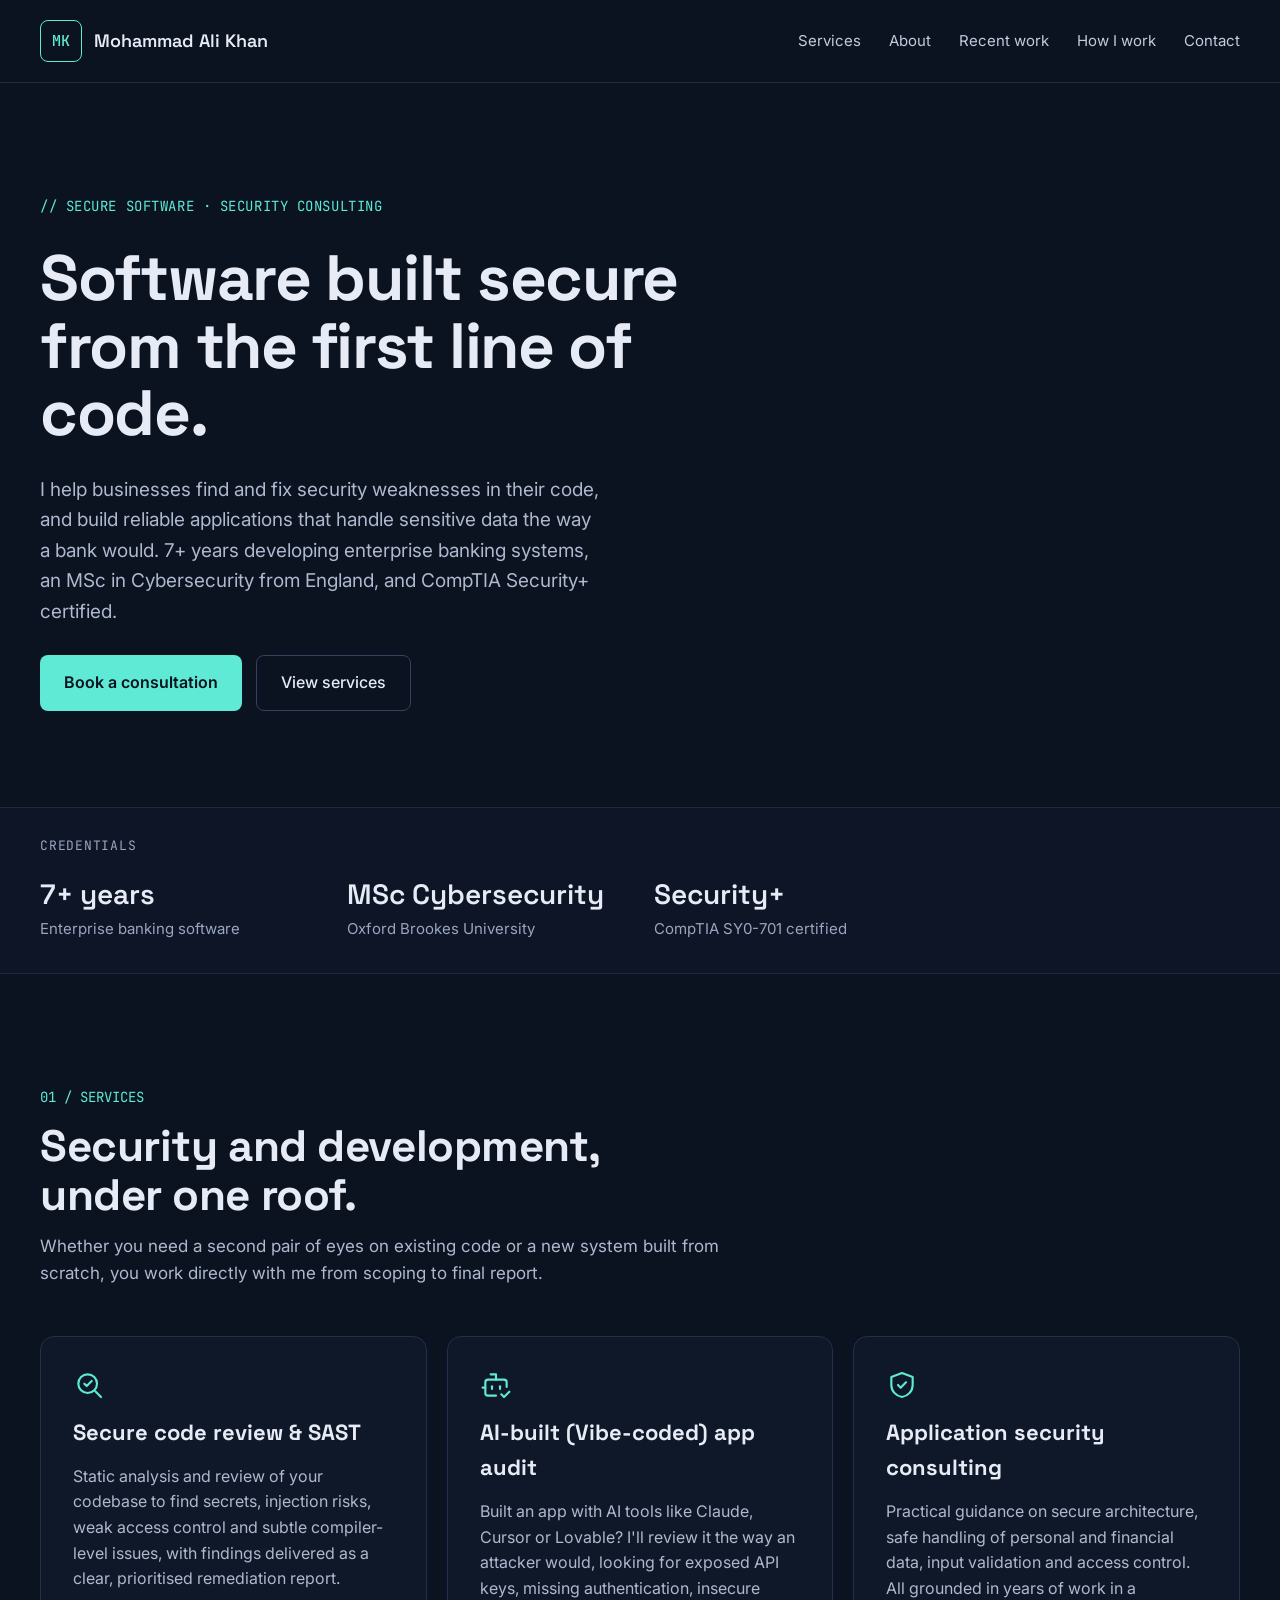
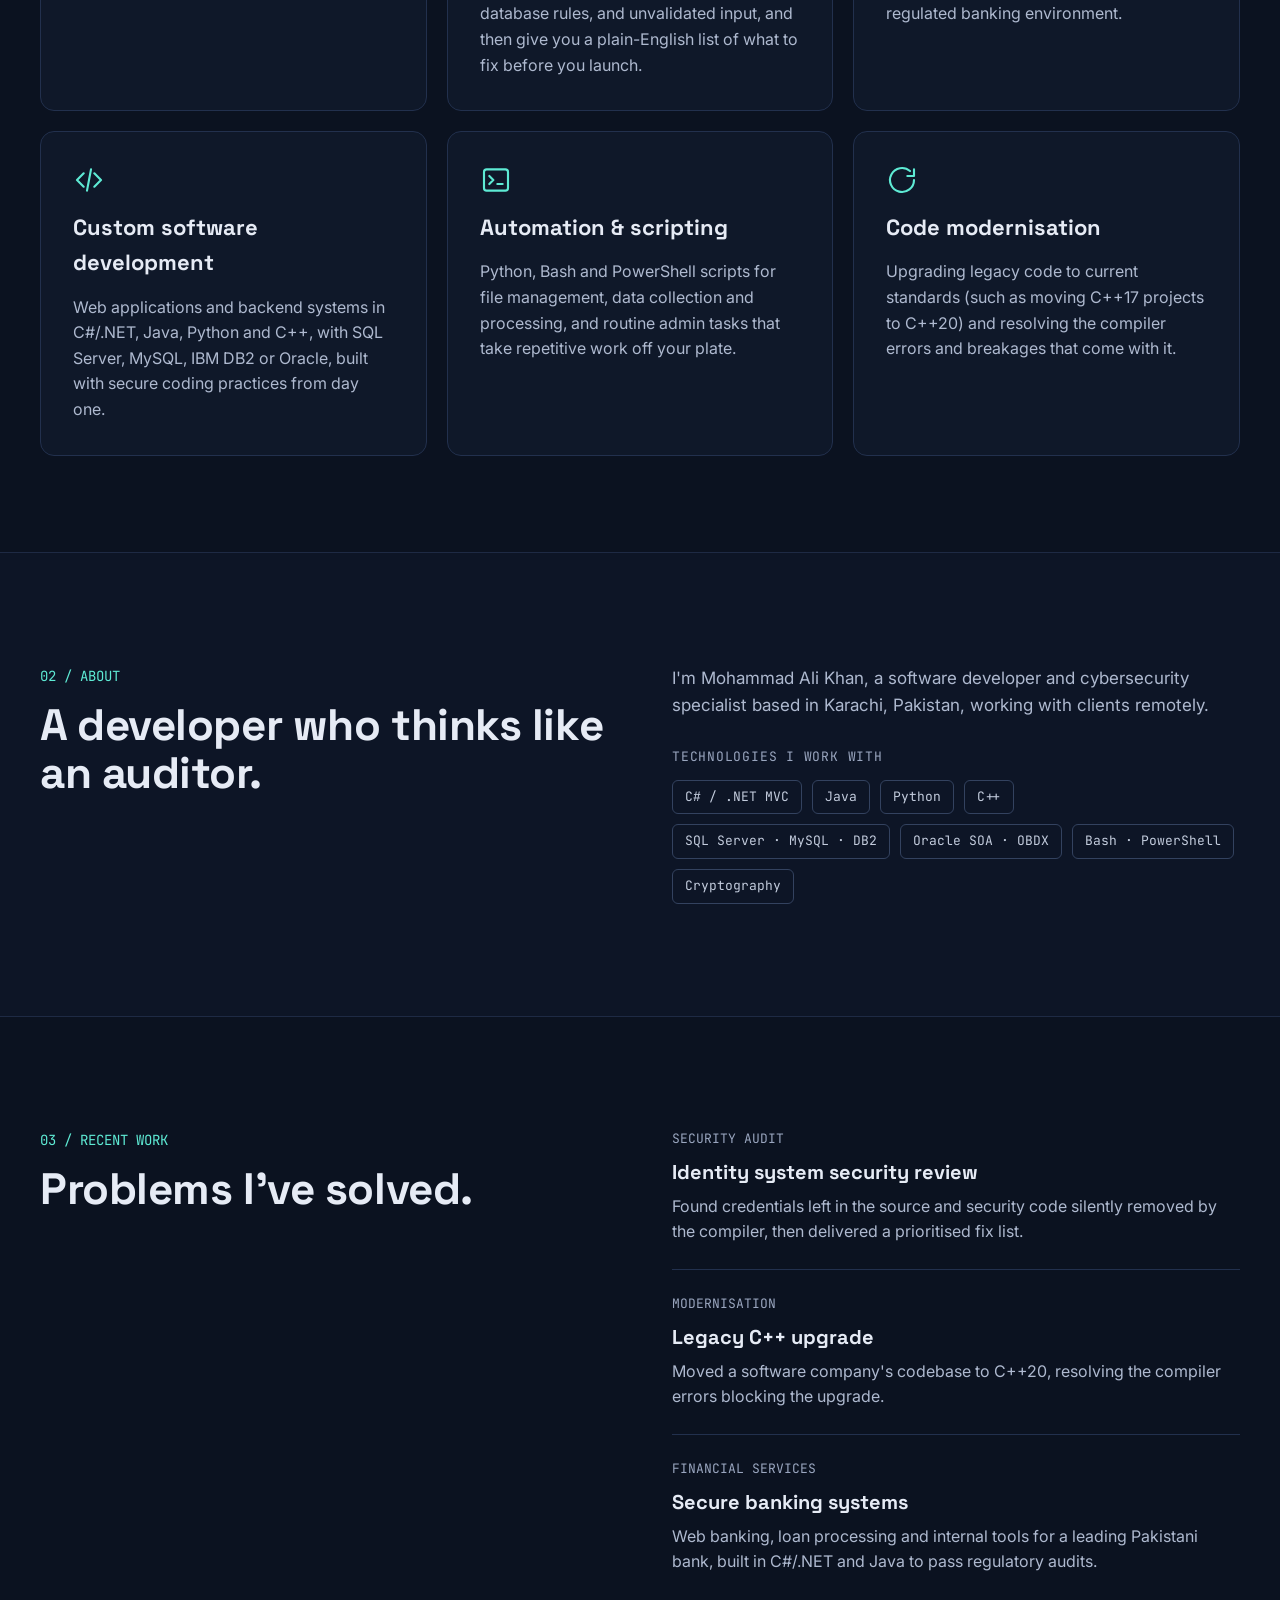
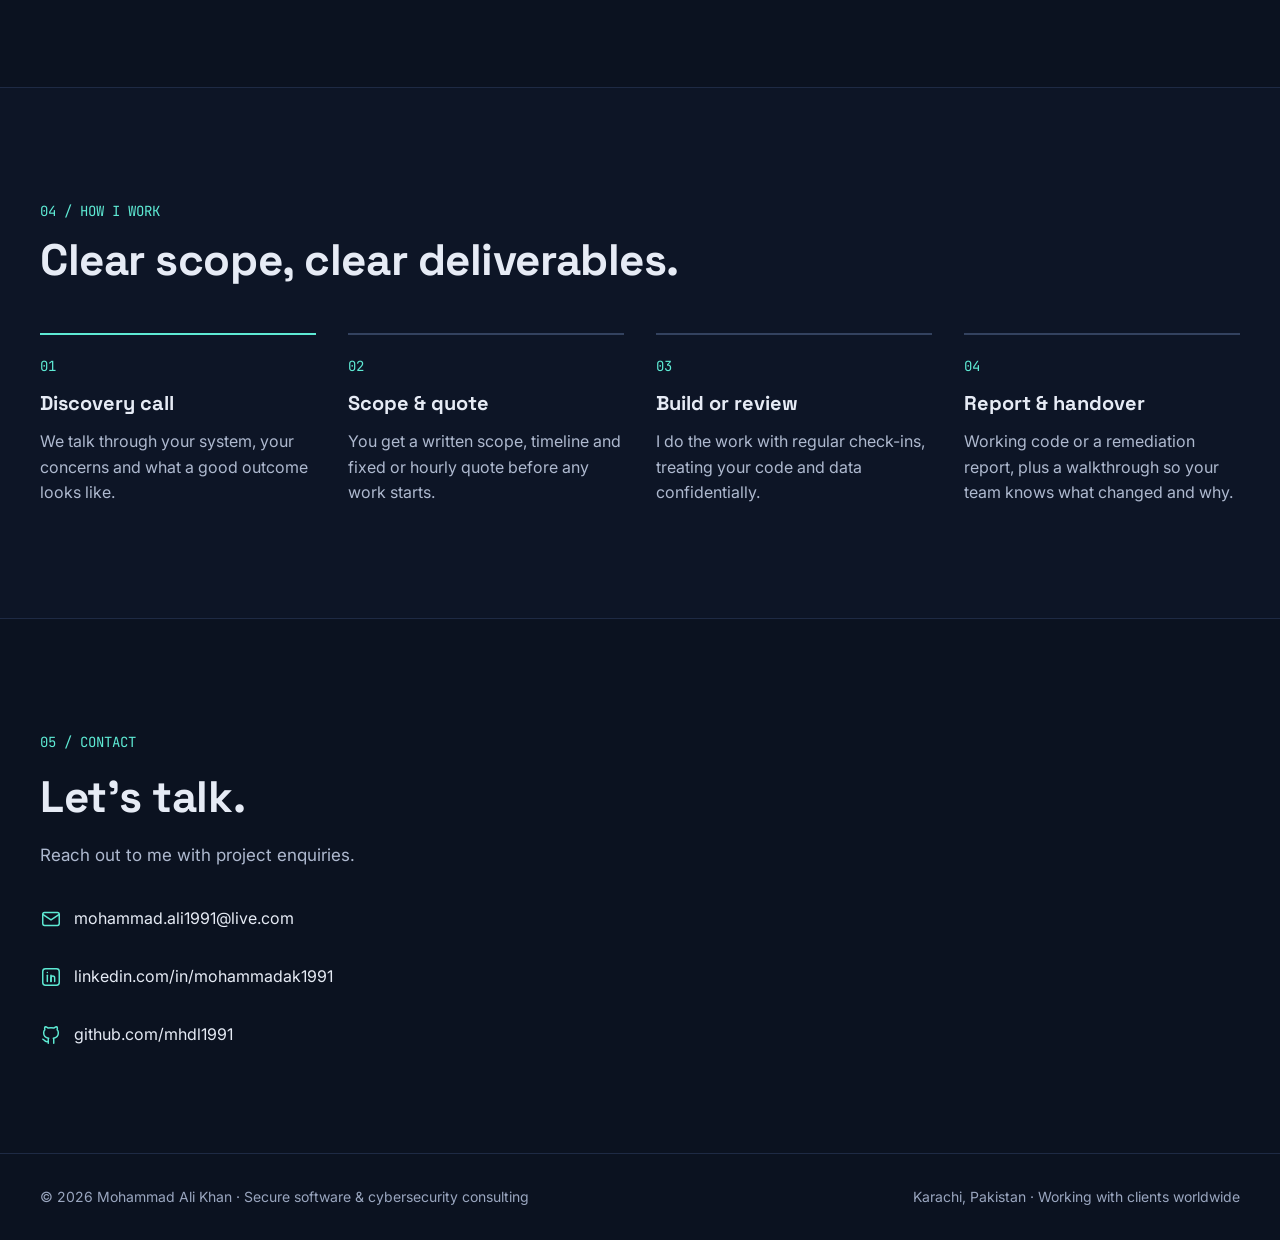
<file: index.html>
<!doctype html>
<html lang="en">
<head>
<meta charset="utf-8">
<title>Mohammad Ali Khan - Secure Software &amp; Cybersecurity Consulting</title>
<meta name="viewport" content="width=device-width, initial-scale=1">
<link rel="preconnect" href="https://fonts.googleapis.com">
<link href="https://fonts.googleapis.com/css2?family=Inter:wght@400;500;600&amp;family=Space+Grotesk:wght@500;600;700&amp;family=JetBrains+Mono:wght@400;500&amp;display=swap" rel="stylesheet">
<link rel="stylesheet" href="styles.css">
</head>
<body>

<header class="site-header">
  <nav class="container nav" aria-label="Main">
    <a href="#top" class="brand">
      <span class="brand-mark">MK</span>
      <span class="brand-name">Mohammad Ali Khan</span>
    </a>
    <div class="nav-links">
      <a href="#services">Services</a>
      <a href="#about">About</a>
      <a href="#work">Recent work</a>
      <a href="#process">How I work</a>
      <a href="#contact">Contact</a>
    </div>
  </nav>
</header>

<main>

  <!-- ===== Hero ===== -->
  <section id="top" class="container hero">
    <div class="hero-copy">
      <p class="eyebrow">// SECURE SOFTWARE · SECURITY CONSULTING</p>
      <h1 class="hero-title">Software built secure from the first line of code.</h1>
      <p class="hero-lead">I help businesses find and fix security weaknesses in their code, and build reliable applications that handle sensitive data the way a bank would. 7+ years developing enterprise banking systems, an MSc in Cybersecurity from England, and CompTIA Security+ certified.</p>
      <div class="hero-actions">
        <a href="#contact" class="btn btn-primary">Book a consultation</a>
        <a href="#services" class="btn btn-outline">View services</a>
      </div>
    </div>
  </section>

	<!-- ===== Credentials ===== -->
	<section class="credentials" aria-labelledby="cred-heading">
	  <div class="container">
		<p id="cred-heading" class="cred-heading">Credentials</p>
		<div class="credentials-grid">
		  <div><p class="cred-value">7+ years</p><p class="cred-label">Enterprise banking software</p></div>
		  <div><p class="cred-value">MSc Cybersecurity</p><p class="cred-label">Oxford Brookes University</p></div>
		  <div><p class="cred-value">Security+</p><p class="cred-label">CompTIA SY0-701 certified</p></div>
		</div>
	  </div>
	</section>

  <!-- ===== Services ===== -->
  <section id="services" class="container section stack-lg">
    <div class="section-head">
      <p class="eyebrow">01 / SERVICES</p>
      <h2 class="section-title">Security and development, under one roof.</h2>
      <p class="muted">Whether you need a second pair of eyes on existing code or a new system built from scratch, you work directly with me from scoping to final report.</p>
    </div>

    <div class="card-grid">
      <article class="card card-filled">
        <svg class="icon" aria-hidden="true" width="32" height="32" viewBox="0 0 24 24" fill="none" stroke-width="1.6" stroke-linecap="round" stroke-linejoin="round"><circle cx="11" cy="11" r="7"></circle><path d="M21 21l-4.3-4.3"></path><path d="M8.5 11l1.8 1.8L14 9"></path></svg>
        <h3>Secure code review &amp; SAST</h3>
        <p>Static analysis and review of your codebase to find secrets, injection risks, weak access control and subtle compiler-level issues, with findings delivered as a clear, prioritised remediation report.</p>
      </article>
	  
	  <article class="card card-filled">
		<svg class="icon" aria-hidden="true" width="32" height="32" viewBox="0 0 24 24" fill="none" stroke-width="1.6" stroke-linecap="round" stroke-linejoin="round"><path d="M12 8V4H8"/><path d="M15 13v2"/><path d="m16 19 2 2 4-4"/><path d="M2 14h2"/><path d="M20 13.5V10a2 2 0 0 0-2-2H6a2 2 0 0 0-2 2v8a2 2 0 0 0 2 2h6"/><path d="M9 13v2"/></svg>
        <h3>AI-built (Vibe-coded) app audit</h3>
        <p>Built an app with AI tools like Claude, Cursor or Lovable? I'll review it the way an attacker would, looking for exposed API keys, missing authentication, insecure database rules, and unvalidated input, and then give you a plain-English list of what to fix before you launch.</p>
      </article>

      <article class="card card-filled">
        <svg class="icon" aria-hidden="true" width="32" height="32" viewBox="0 0 24 24" fill="none" stroke-width="1.6" stroke-linecap="round" stroke-linejoin="round"><path d="M12 3l8 3v6c0 4.5-3.4 8.2-8 9-4.6-.8-8-4.5-8-9V6l8-3z"></path><path d="M9 12l2 2 4-4"></path></svg>
        <h3>Application security consulting</h3>
        <p>Practical guidance on secure architecture, safe handling of personal and financial data, input validation and access control. All grounded in years of work in a regulated banking environment.</p>
      </article>

      <article class="card card-filled">
        <svg class="icon" aria-hidden="true" width="32" height="32" viewBox="0 0 24 24" fill="none" stroke-width="1.6" stroke-linecap="round" stroke-linejoin="round"><path d="M8 7l-5 5 5 5"></path><path d="M16 7l5 5-5 5"></path><path d="M13.5 4l-3 16"></path></svg>
        <h3>Custom software development</h3>
        <p>Web applications and backend systems in C#/.NET, Java, Python and C++, with SQL Server, MySQL, IBM DB2 or Oracle, built with secure coding practices from day one.</p>
      </article>

      <article class="card card-filled">
        <svg class="icon" aria-hidden="true" width="32" height="32" viewBox="0 0 24 24" fill="none" stroke-width="1.6" stroke-linecap="round" stroke-linejoin="round"><rect x="3" y="4" width="18" height="16" rx="2"></rect><path d="M7 9l3 3-3 3"></path><path d="M13 15h4"></path></svg>
        <h3>Automation &amp; scripting</h3>
        <p>Python, Bash and PowerShell scripts for file management, data collection and processing, and routine admin tasks that take repetitive work off your plate.</p>
      </article>

      <article class="card card-filled">
        <svg class="icon" aria-hidden="true" width="32" height="32" viewBox="0 0 24 24" fill="none" stroke-width="1.6" stroke-linecap="round" stroke-linejoin="round"><path d="M21 12a9 9 0 1 1-3-6.7"></path><path d="M21 4v5h-5"></path></svg>
        <h3>Code modernisation</h3>
        <p>Upgrading legacy code to current standards (such as moving C++17 projects to C++20) and resolving the compiler errors and breakages that come with it.</p>
      </article>

    </div>
  </section>

  <!-- ===== About ===== -->
  <section id="about" class="section-alt">
    <div class="container two-col">
      <div class="section-head">
        <p class="eyebrow">02 / ABOUT</p>
        <h2 class="section-title">A developer who thinks like an auditor.</h2>
      </div>
      <div class="about-body">
        <p>I'm Mohammad Ali Khan, a software developer and cybersecurity specialist based in Karachi, Pakistan, working with clients remotely.</p>
        <p class="chips-label">Technologies I work with</p>
        <div class="chips">
          <span class="chip">C# / .NET MVC</span>
          <span class="chip">Java</span>
          <span class="chip">Python</span>
          <span class="chip">C++</span>
          <span class="chip">SQL Server · MySQL · DB2</span>
          <span class="chip">Oracle SOA · OBDX</span>
          <span class="chip">Bash · PowerShell</span>
          <span class="chip">Cryptography</span>
        </div>
      </div>
    </div>
  </section>

  <!-- ===== Work ===== -->
  <section id="work">
    <div class="container two-col section-compact">
      <div class="section-head">
        <p class="eyebrow">03 / RECENT WORK</p>
        <h2 class="section-title">Problems I've solved.</h2>
      </div>
      <ul class="work-list">
        <li>
          <p class="card-tag">SECURITY AUDIT</p>
          <h3>Identity system security review</h3>
          <p>Found credentials left in the source and security code silently removed by the compiler, then delivered a prioritised fix list.</p>
        </li>
        <li>
          <p class="card-tag">MODERNISATION</p>
          <h3>Legacy C++ upgrade</h3>
          <p>Moved a software company's codebase to C++20, resolving the compiler errors blocking the upgrade.</p>
        </li>
        <li>
          <p class="card-tag">FINANCIAL SERVICES</p>
          <h3>Secure banking systems</h3>
          <p>Web banking, loan processing and internal tools for a leading Pakistani bank, built in C#/.NET and Java to pass regulatory audits.</p>
        </li>
      </ul>
    </div>
  </section>

  <!-- ===== Process ===== -->
  <section id="process" class="section-alt">
    <div class="container stack-lg">
      <div class="section-head">
        <p class="eyebrow">04 / HOW I WORK</p>
        <h2 class="section-title">Clear scope, clear deliverables.</h2>
      </div>
      <ol class="steps">
        <li class="step">
          <span class="step-num">01</span>
          <h3>Discovery call</h3>
          <p>We talk through your system, your concerns and what a good outcome looks like.</p>
        </li>
        <li class="step">
          <span class="step-num">02</span>
          <h3>Scope &amp; quote</h3>
          <p>You get a written scope, timeline and fixed or hourly quote before any work starts.</p>
        </li>
        <li class="step">
          <span class="step-num">03</span>
          <h3>Build or review</h3>
          <p>I do the work with regular check-ins, treating your code and data confidentially.</p>
        </li>
        <li class="step">
          <span class="step-num">04</span>
          <h3>Report &amp; handover</h3>
          <p>Working code or a remediation report, plus a walkthrough so your team knows what changed and why.</p>
        </li>
      </ol>
    </div>
  </section>

  <!-- ===== Contact ===== -->
  <section id="contact" class="container section two-col">
    <div class="contact-info">
      <p class="eyebrow">05 / CONTACT</p>
      <h2 class="section-title">Let's talk.</h2>
      <p class="muted">Reach out to me with project enquiries.</p>
      <div class="contact-links">
        <a href="mailto:mohammad.ali1991@live.com">
          <svg class="icon" aria-hidden="true" width="22" height="22" viewBox="0 0 24 24" fill="none" stroke-width="1.6" stroke-linecap="round" stroke-linejoin="round"><rect x="3" y="5" width="18" height="14" rx="2"></rect><path d="M3 7l9 6 9-6"></path></svg>
          mohammad.ali1991@live.com</a>
        <a href="https://www.linkedin.com/in/mohammadak1991">
          <svg class="icon" aria-hidden="true" width="22" height="22" viewBox="0 0 24 24" fill="none" stroke-width="1.6" stroke-linecap="round" stroke-linejoin="round"><rect x="3" y="3" width="18" height="18" rx="3"></rect><path d="M8 10v7"></path><path d="M8 7v.01"></path><path d="M12 17v-4a2 2 0 0 1 4 0v4"></path><path d="M12 10v7"></path></svg>
          linkedin.com/in/mohammadak1991</a>
        <a href="https://github.com/mhdl1991">
          <svg class="icon" aria-hidden="true" width="22" height="22" viewBox="0 0 24 24" fill="none" stroke-width="1.6" stroke-linecap="round" stroke-linejoin="round"><path d="M9 19c-4 1.3-4-2-6-2.5"></path><path d="M15 21v-3.5c0-1 .1-1.4-.5-2 2.8-.3 5.5-1.4 5.5-6a4.6 4.6 0 0 0-1.3-3.2 4.2 4.2 0 0 0-.1-3.2s-1.1-.3-3.5 1.3a12 12 0 0 0-6.2 0C6.5 2.8 5.4 3.1 5.4 3.1a4.2 4.2 0 0 0-.1 3.2A4.6 4.6 0 0 0 4 9.5c0 4.6 2.7 5.7 5.5 6-.6.6-.6 1.2-.5 2V21"></path></svg>
          github.com/mhdl1991</a>
      </div>
    </div>
  </section>

</main>

<footer class="site-footer">
  <div class="container footer-row">
    <p>© 2026 Mohammad Ali Khan · Secure software &amp; cybersecurity consulting</p>
    <p>Karachi, Pakistan · Working with clients worldwide</p>
  </div>
</footer>

</body>
</html>
</file>
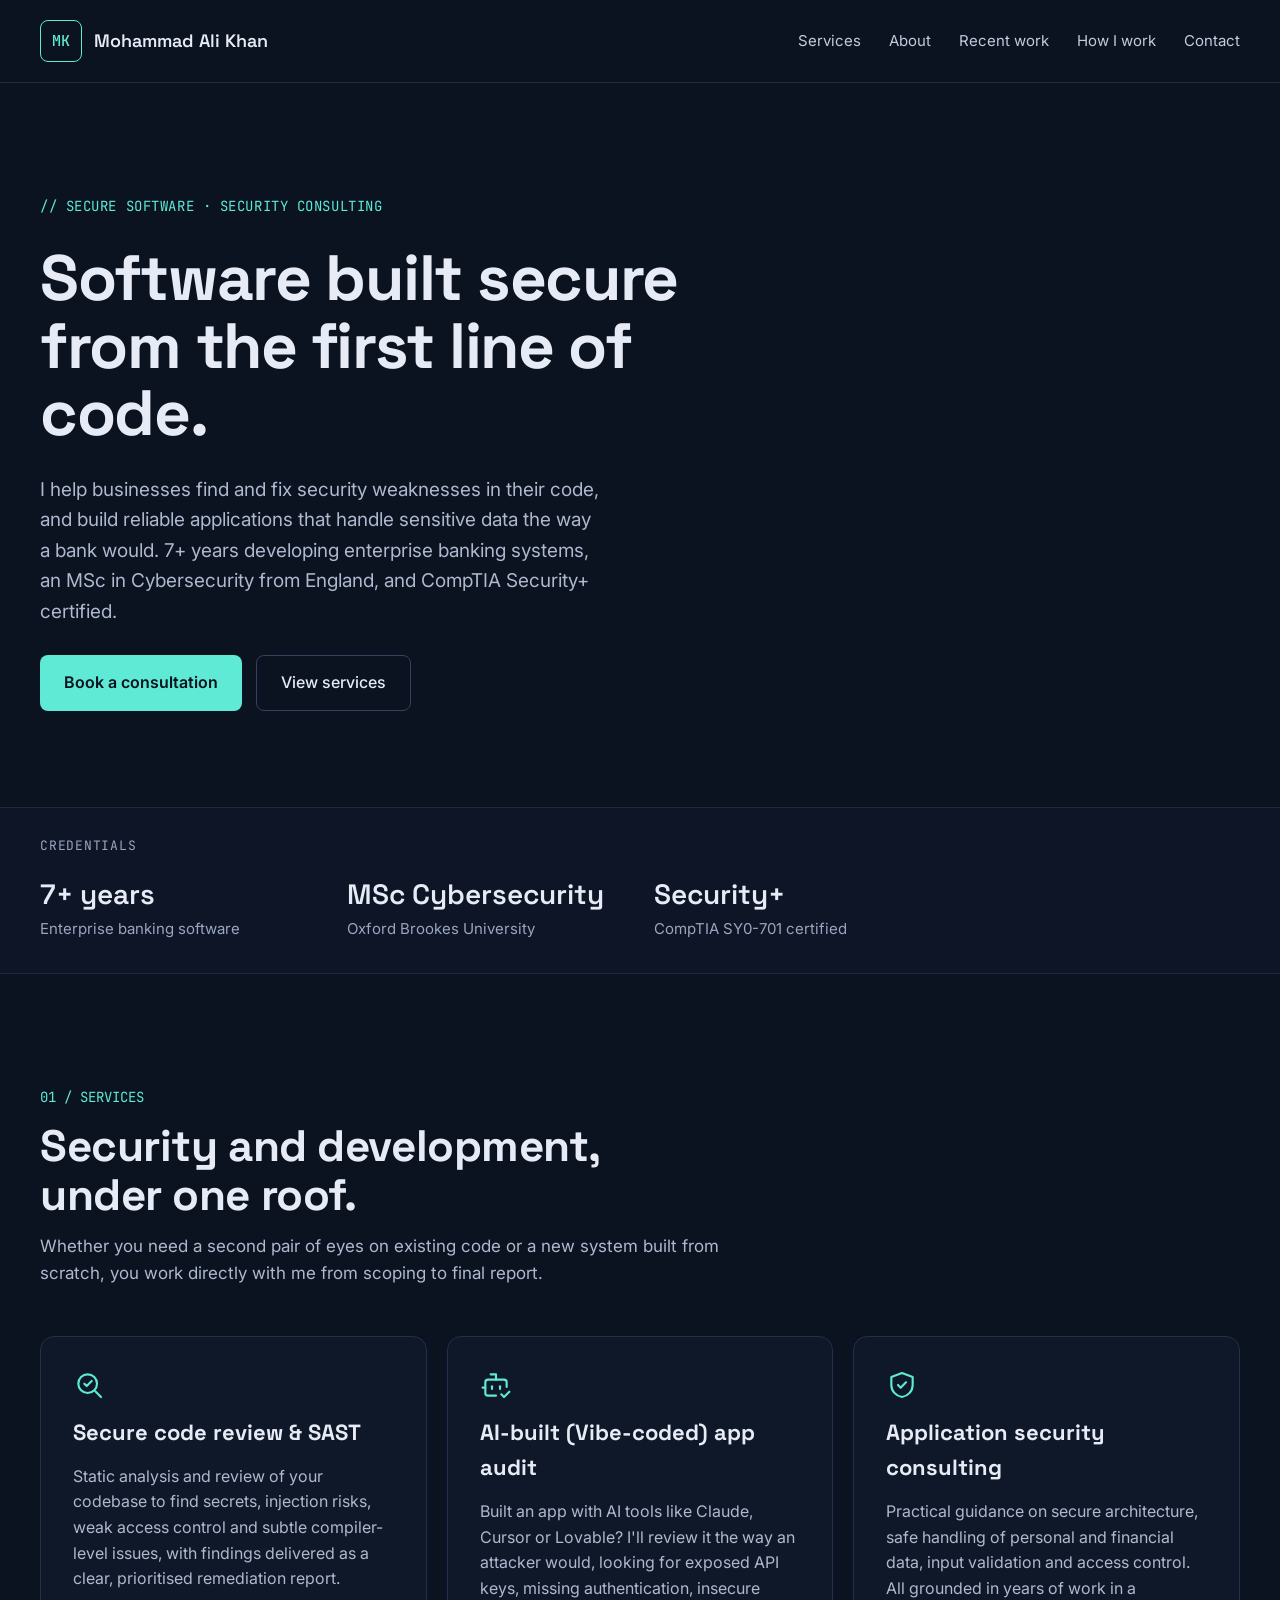
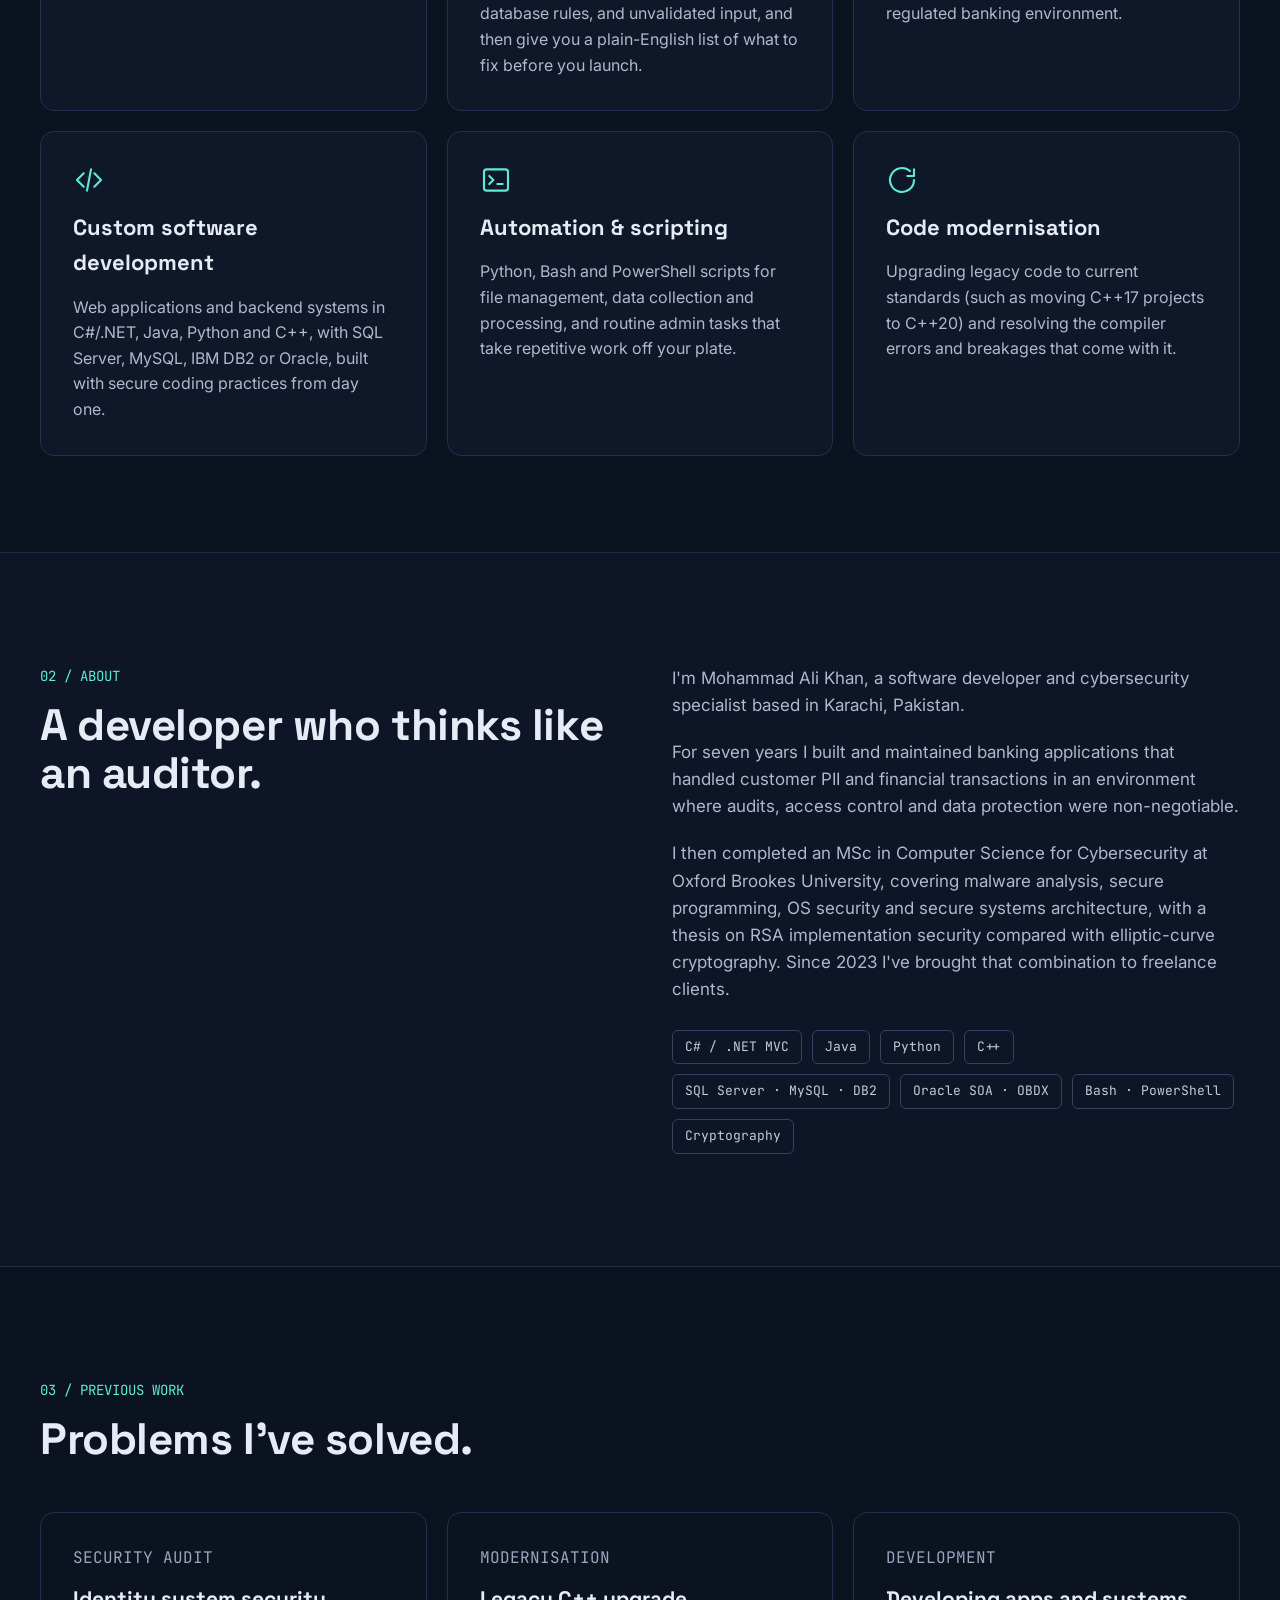
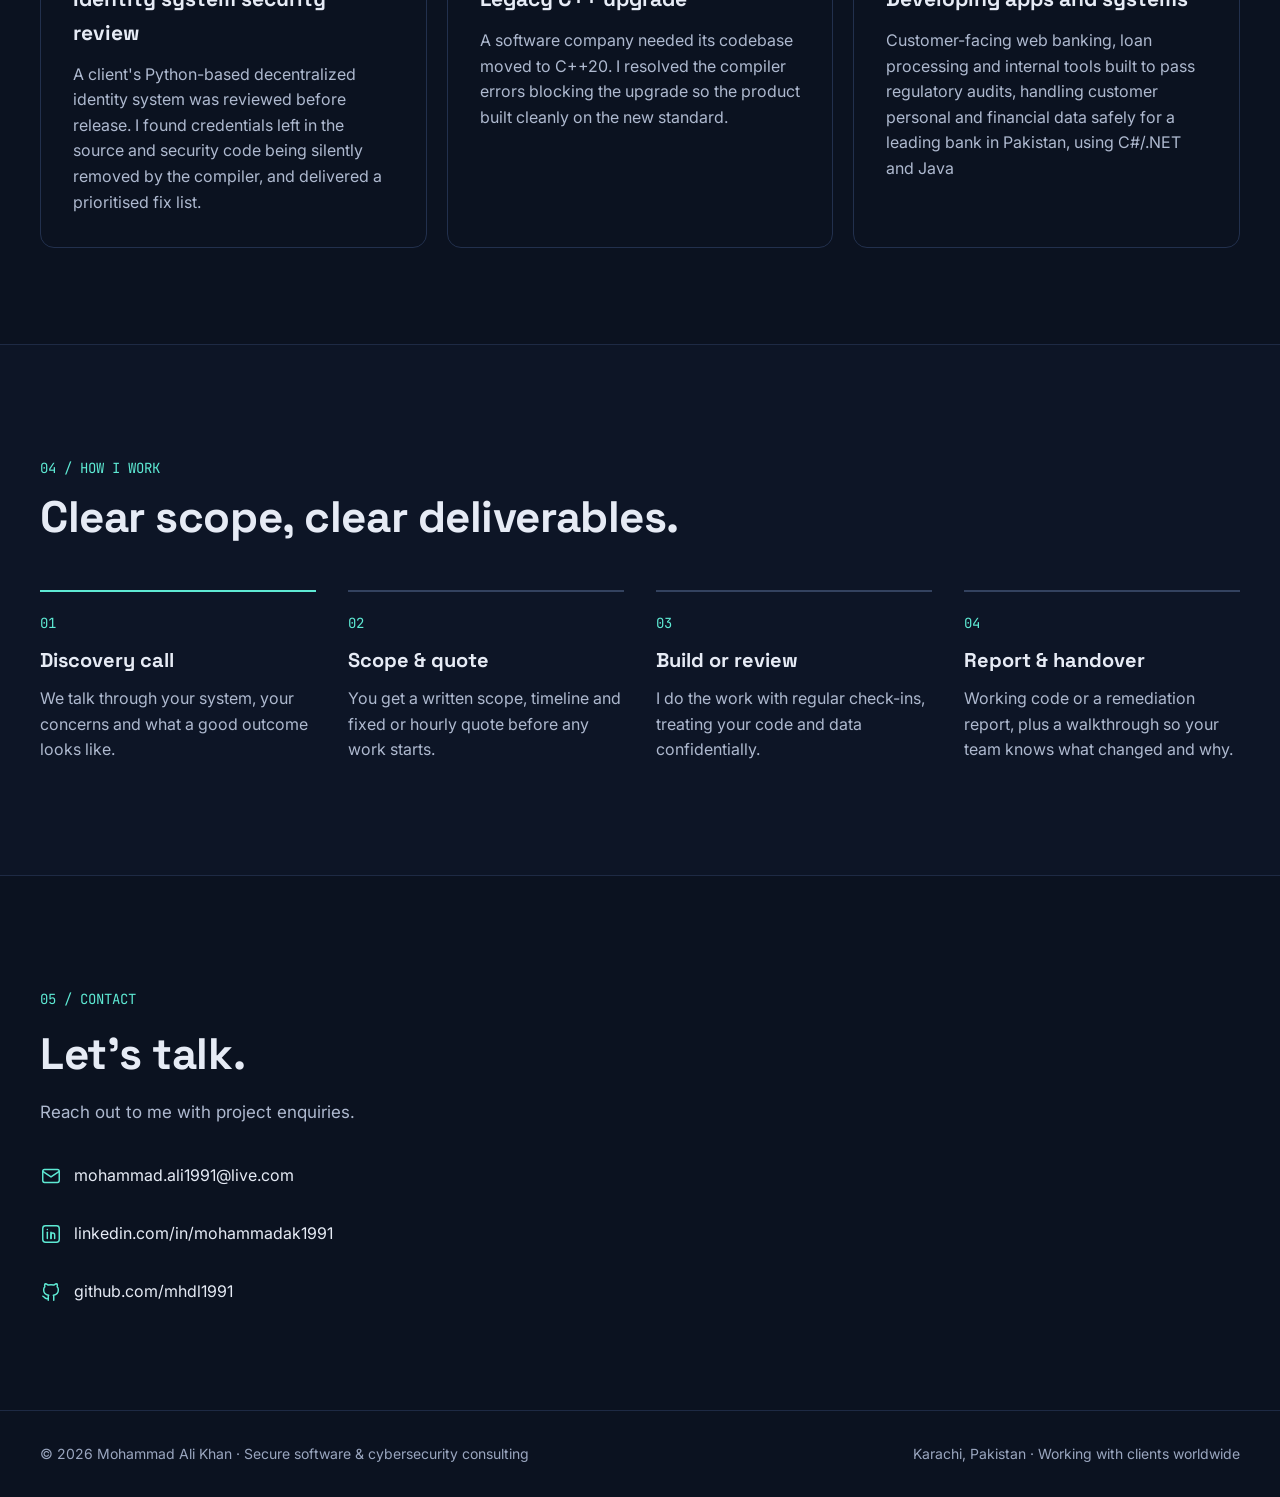
<file: v1/index.html>
<!doctype html>
<html lang="en">
<head>
<meta charset="utf-8">
<title>Mohammad Ali Khan - Secure Software &amp; Cybersecurity Consulting</title>
<meta name="viewport" content="width=device-width, initial-scale=1">
<link rel="preconnect" href="https://fonts.googleapis.com">
<link href="https://fonts.googleapis.com/css2?family=Inter:wght@400;500;600&amp;family=Space+Grotesk:wght@500;600;700&amp;family=JetBrains+Mono:wght@400;500&amp;display=swap" rel="stylesheet">
<link rel="stylesheet" href="styles.css">
</head>
<body>

<header class="site-header">
  <nav class="container nav" aria-label="Main">
    <a href="#top" class="brand">
      <span class="brand-mark">MK</span>
      <span class="brand-name">Mohammad Ali Khan</span>
    </a>
    <div class="nav-links">
      <a href="#services">Services</a>
      <a href="#about">About</a>
      <a href="#work">Recent work</a>
      <a href="#process">How I work</a>
      <a href="#contact">Contact</a>
    </div>
  </nav>
</header>

<main>

  <!-- ===== Hero ===== -->
  <section id="top" class="container hero">
    <div class="hero-copy">
      <p class="eyebrow">// SECURE SOFTWARE · SECURITY CONSULTING</p>
      <h1 class="hero-title">Software built secure from the first line of code.</h1>
      <p class="hero-lead">I help businesses find and fix security weaknesses in their code, and build reliable applications that handle sensitive data the way a bank would. 7+ years developing enterprise banking systems, an MSc in Cybersecurity from England, and CompTIA Security+ certified.</p>
      <div class="hero-actions">
        <a href="#contact" class="btn btn-primary">Book a consultation</a>
        <a href="#services" class="btn btn-outline">View services</a>
      </div>
    </div>
  </section>

	<!-- ===== Credentials ===== -->
	<section class="credentials" aria-labelledby="cred-heading">
	  <div class="container">
		<p id="cred-heading" class="cred-heading">Credentials</p>
		<div class="credentials-grid">
		  <div><p class="cred-value">7+ years</p><p class="cred-label">Enterprise banking software</p></div>
		  <div><p class="cred-value">MSc Cybersecurity</p><p class="cred-label">Oxford Brookes University</p></div>
		  <div><p class="cred-value">Security+</p><p class="cred-label">CompTIA SY0-701 certified</p></div>
		</div>
	  </div>
	</section>

  <!-- ===== Services ===== -->
  <section id="services" class="container section stack-lg">
    <div class="section-head">
      <p class="eyebrow">01 / SERVICES</p>
      <h2 class="section-title">Security and development, under one roof.</h2>
      <p class="muted">Whether you need a second pair of eyes on existing code or a new system built from scratch, you work directly with me from scoping to final report.</p>
    </div>

    <div class="card-grid">
      <article class="card card-filled">
        <svg class="icon" aria-hidden="true" width="32" height="32" viewBox="0 0 24 24" fill="none" stroke-width="1.6" stroke-linecap="round" stroke-linejoin="round"><circle cx="11" cy="11" r="7"></circle><path d="M21 21l-4.3-4.3"></path><path d="M8.5 11l1.8 1.8L14 9"></path></svg>
        <h3>Secure code review &amp; SAST</h3>
        <p>Static analysis and review of your codebase to find secrets, injection risks, weak access control and subtle compiler-level issues, with findings delivered as a clear, prioritised remediation report.</p>
      </article>
	  
	  <article class="card card-filled">
		<svg class="icon" aria-hidden="true" width="32" height="32" viewBox="0 0 24 24" fill="none" stroke-width="1.6" stroke-linecap="round" stroke-linejoin="round"><path d="M12 8V4H8"/><path d="M15 13v2"/><path d="m16 19 2 2 4-4"/><path d="M2 14h2"/><path d="M20 13.5V10a2 2 0 0 0-2-2H6a2 2 0 0 0-2 2v8a2 2 0 0 0 2 2h6"/><path d="M9 13v2"/></svg>
        <h3>AI-built (Vibe-coded) app audit</h3>
        <p>Built an app with AI tools like Claude, Cursor or Lovable? I'll review it the way an attacker would, looking for exposed API keys, missing authentication, insecure database rules, and unvalidated input, and then give you a plain-English list of what to fix before you launch.</p>
      </article>

      <article class="card card-filled">
        <svg class="icon" aria-hidden="true" width="32" height="32" viewBox="0 0 24 24" fill="none" stroke-width="1.6" stroke-linecap="round" stroke-linejoin="round"><path d="M12 3l8 3v6c0 4.5-3.4 8.2-8 9-4.6-.8-8-4.5-8-9V6l8-3z"></path><path d="M9 12l2 2 4-4"></path></svg>
        <h3>Application security consulting</h3>
        <p>Practical guidance on secure architecture, safe handling of personal and financial data, input validation and access control. All grounded in years of work in a regulated banking environment.</p>
      </article>

      <article class="card card-filled">
        <svg class="icon" aria-hidden="true" width="32" height="32" viewBox="0 0 24 24" fill="none" stroke-width="1.6" stroke-linecap="round" stroke-linejoin="round"><path d="M8 7l-5 5 5 5"></path><path d="M16 7l5 5-5 5"></path><path d="M13.5 4l-3 16"></path></svg>
        <h3>Custom software development</h3>
        <p>Web applications and backend systems in C#/.NET, Java, Python and C++, with SQL Server, MySQL, IBM DB2 or Oracle, built with secure coding practices from day one.</p>
      </article>

      <article class="card card-filled">
        <svg class="icon" aria-hidden="true" width="32" height="32" viewBox="0 0 24 24" fill="none" stroke-width="1.6" stroke-linecap="round" stroke-linejoin="round"><rect x="3" y="4" width="18" height="16" rx="2"></rect><path d="M7 9l3 3-3 3"></path><path d="M13 15h4"></path></svg>
        <h3>Automation &amp; scripting</h3>
        <p>Python, Bash and PowerShell scripts for file management, data collection and processing, and routine admin tasks that take repetitive work off your plate.</p>
      </article>

      <article class="card card-filled">
        <svg class="icon" aria-hidden="true" width="32" height="32" viewBox="0 0 24 24" fill="none" stroke-width="1.6" stroke-linecap="round" stroke-linejoin="round"><path d="M21 12a9 9 0 1 1-3-6.7"></path><path d="M21 4v5h-5"></path></svg>
        <h3>Code modernisation</h3>
        <p>Upgrading legacy code to current standards (such as moving C++17 projects to C++20) and resolving the compiler errors and breakages that come with it.</p>
      </article>

    </div>
  </section>

  <!-- ===== About ===== -->
  <section id="about" class="section-alt">
    <div class="container two-col">
      <div class="section-head">
        <p class="eyebrow">02 / ABOUT</p>
        <h2 class="section-title">A developer who thinks like an auditor.</h2>
      </div>
      <div class="about-body">
        <p>I'm Mohammad Ali Khan, a software developer and cybersecurity specialist based in Karachi, Pakistan.</p>
        <p>For seven years I built and maintained banking applications that handled customer PII and financial transactions in an environment where audits, access control and data protection were non-negotiable.</p>
        <p>I then completed an MSc in Computer Science for Cybersecurity at Oxford Brookes University, covering malware analysis, secure programming, OS security and secure systems architecture, with a thesis on RSA implementation security compared with elliptic-curve cryptography. Since 2023 I've brought that combination to freelance clients.</p>
        <div class="chips">
          <span class="chip">C# / .NET MVC</span>
          <span class="chip">Java</span>
          <span class="chip">Python</span>
          <span class="chip">C++</span>
          <span class="chip">SQL Server · MySQL · DB2</span>
          <span class="chip">Oracle SOA · OBDX</span>
          <span class="chip">Bash · PowerShell</span>
          <span class="chip">Cryptography</span>
        </div>
      </div>
    </div>
  </section>

<!-- ===== Work ===== -->
<section id="work" class="container section stack-lg">
  <div class="section-head">
    <p class="eyebrow">03 / PREVIOUS WORK</p>
    <h2 class="section-title">Problems I've solved.</h2>
  </div>

  <div class="card-grid">
    <article class="card card-tight">
      <p class="card-tag">SECURITY AUDIT</p>
      <h3>Identity system security review</h3>
      <p>A client's Python-based decentralized identity system was reviewed before release. I found credentials left in the source and security code being silently removed by the compiler, and delivered a prioritised fix list.</p>
    </article>

    <article class="card card-tight">
      <p class="card-tag">MODERNISATION</p>
      <h3>Legacy C++ upgrade</h3>
      <p>A software company needed its codebase moved to C++20. I resolved the compiler errors blocking the upgrade so the product built cleanly on the new standard.</p>
    </article>

    <article class="card card-tight">
      <p class="card-tag">DEVELOPMENT</p>
      <h3>Developing apps and systems</h3>
      <p>Customer-facing web banking, loan processing and internal tools built to pass regulatory audits, handling customer personal and financial data safely for a leading bank in Pakistan, using C#/.NET and Java</p>
    </article>
  </div>
</section>


  <!-- ===== Process ===== -->
  <section id="process" class="section-alt">
    <div class="container stack-lg">
      <div class="section-head">
        <p class="eyebrow">04 / HOW I WORK</p>
        <h2 class="section-title">Clear scope, clear deliverables.</h2>
      </div>
      <ol class="steps">
        <li class="step">
          <span class="step-num">01</span>
          <h3>Discovery call</h3>
          <p>We talk through your system, your concerns and what a good outcome looks like.</p>
        </li>
        <li class="step">
          <span class="step-num">02</span>
          <h3>Scope &amp; quote</h3>
          <p>You get a written scope, timeline and fixed or hourly quote before any work starts.</p>
        </li>
        <li class="step">
          <span class="step-num">03</span>
          <h3>Build or review</h3>
          <p>I do the work with regular check-ins, treating your code and data confidentially.</p>
        </li>
        <li class="step">
          <span class="step-num">04</span>
          <h3>Report &amp; handover</h3>
          <p>Working code or a remediation report, plus a walkthrough so your team knows what changed and why.</p>
        </li>
      </ol>
    </div>
  </section>

  <!-- ===== Contact ===== -->
  <section id="contact" class="container section two-col">
    <div class="contact-info">
      <p class="eyebrow">05 / CONTACT</p>
      <h2 class="section-title">Let's talk.</h2>
      <p class="muted">Reach out to me with project enquiries.</p>
      <div class="contact-links">
        <a href="mailto:mohammad.ali1991@live.com">
          <svg class="icon" aria-hidden="true" width="22" height="22" viewBox="0 0 24 24" fill="none" stroke-width="1.6" stroke-linecap="round" stroke-linejoin="round"><rect x="3" y="5" width="18" height="14" rx="2"></rect><path d="M3 7l9 6 9-6"></path></svg>
          mohammad.ali1991@live.com</a>
        <a href="https://www.linkedin.com/in/mohammadak1991">
          <svg class="icon" aria-hidden="true" width="22" height="22" viewBox="0 0 24 24" fill="none" stroke-width="1.6" stroke-linecap="round" stroke-linejoin="round"><rect x="3" y="3" width="18" height="18" rx="3"></rect><path d="M8 10v7"></path><path d="M8 7v.01"></path><path d="M12 17v-4a2 2 0 0 1 4 0v4"></path><path d="M12 10v7"></path></svg>
          linkedin.com/in/mohammadak1991</a>
        <a href="https://github.com/mhdl1991">
          <svg class="icon" aria-hidden="true" width="22" height="22" viewBox="0 0 24 24" fill="none" stroke-width="1.6" stroke-linecap="round" stroke-linejoin="round"><path d="M9 19c-4 1.3-4-2-6-2.5"></path><path d="M15 21v-3.5c0-1 .1-1.4-.5-2 2.8-.3 5.5-1.4 5.5-6a4.6 4.6 0 0 0-1.3-3.2 4.2 4.2 0 0 0-.1-3.2s-1.1-.3-3.5 1.3a12 12 0 0 0-6.2 0C6.5 2.8 5.4 3.1 5.4 3.1a4.2 4.2 0 0 0-.1 3.2A4.6 4.6 0 0 0 4 9.5c0 4.6 2.7 5.7 5.5 6-.6.6-.6 1.2-.5 2V21"></path></svg>
          github.com/mhdl1991</a>
      </div>
    </div>
  </section>

</main>

<footer class="site-footer">
  <div class="container footer-row">
    <p>© 2026 Mohammad Ali Khan · Secure software &amp; cybersecurity consulting</p>
    <p>Karachi, Pakistan · Working with clients worldwide</p>
  </div>
</footer>

</body>
</html>
</file>
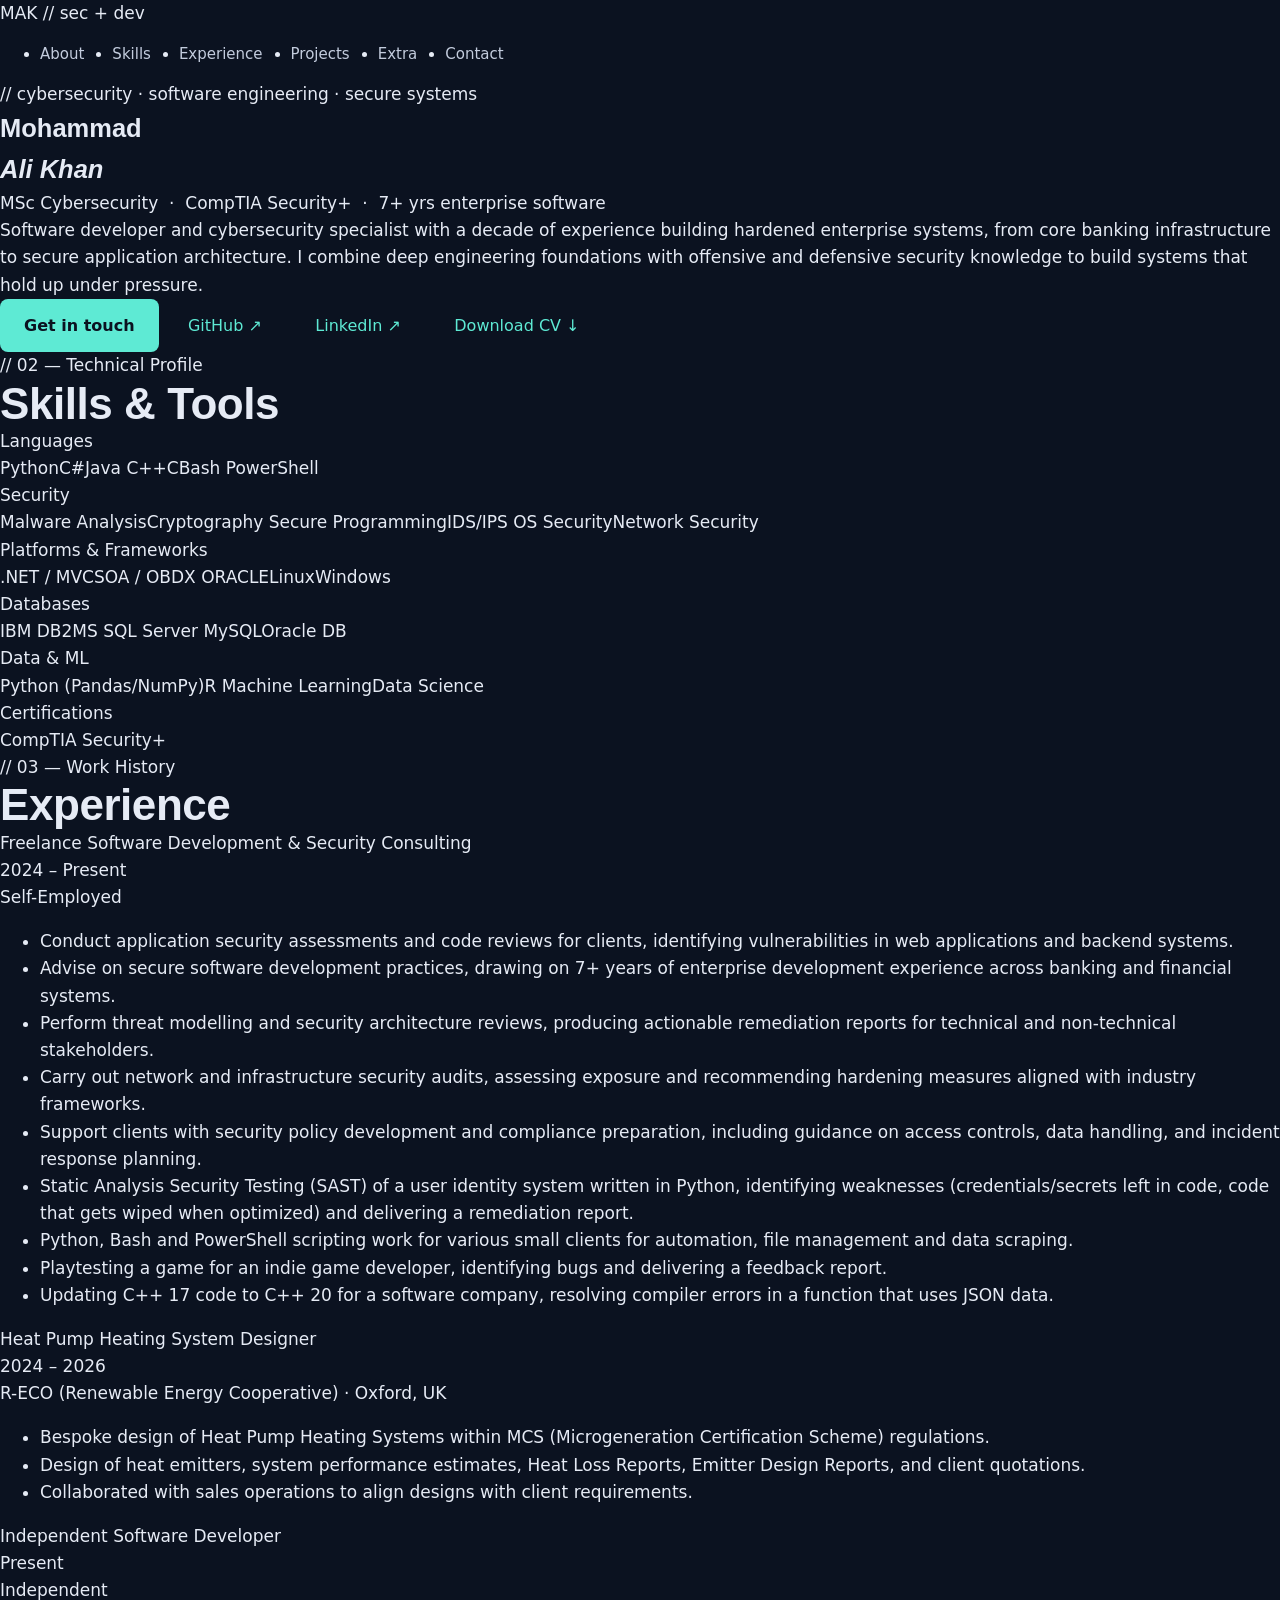
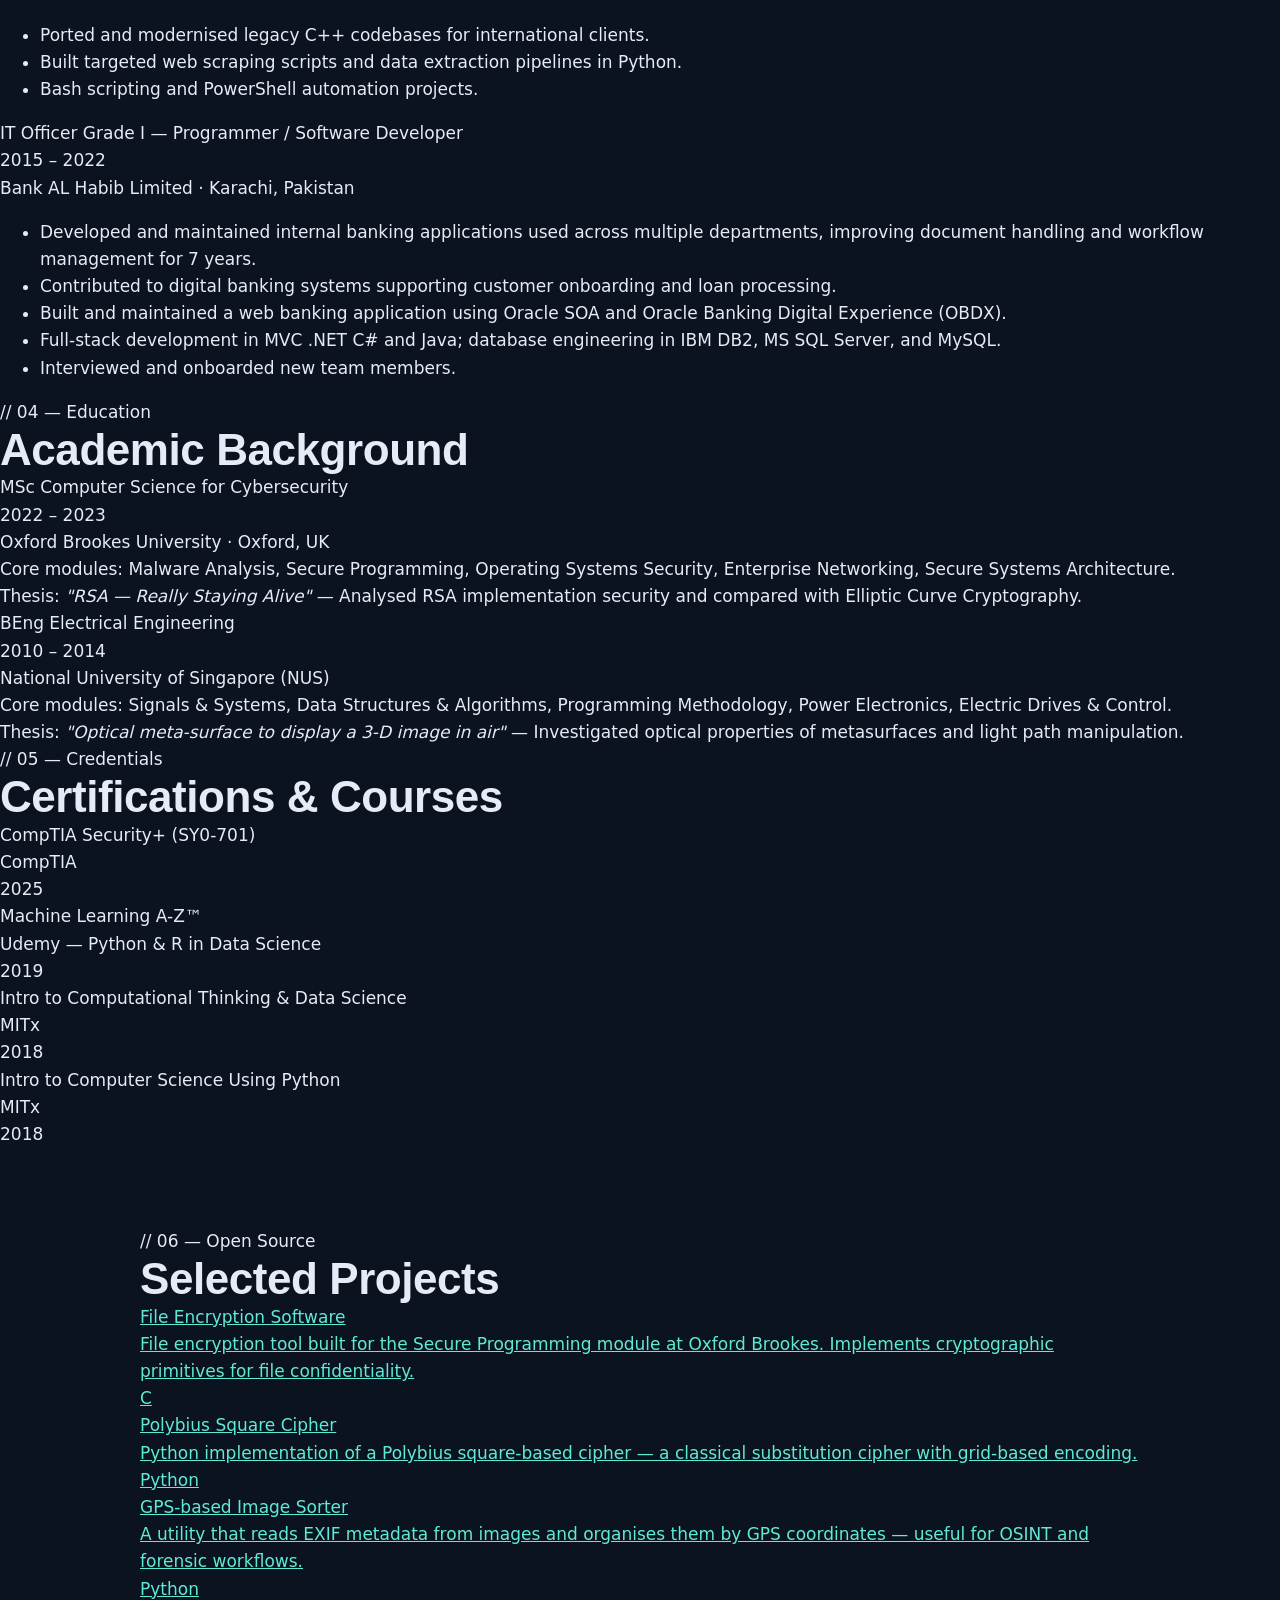
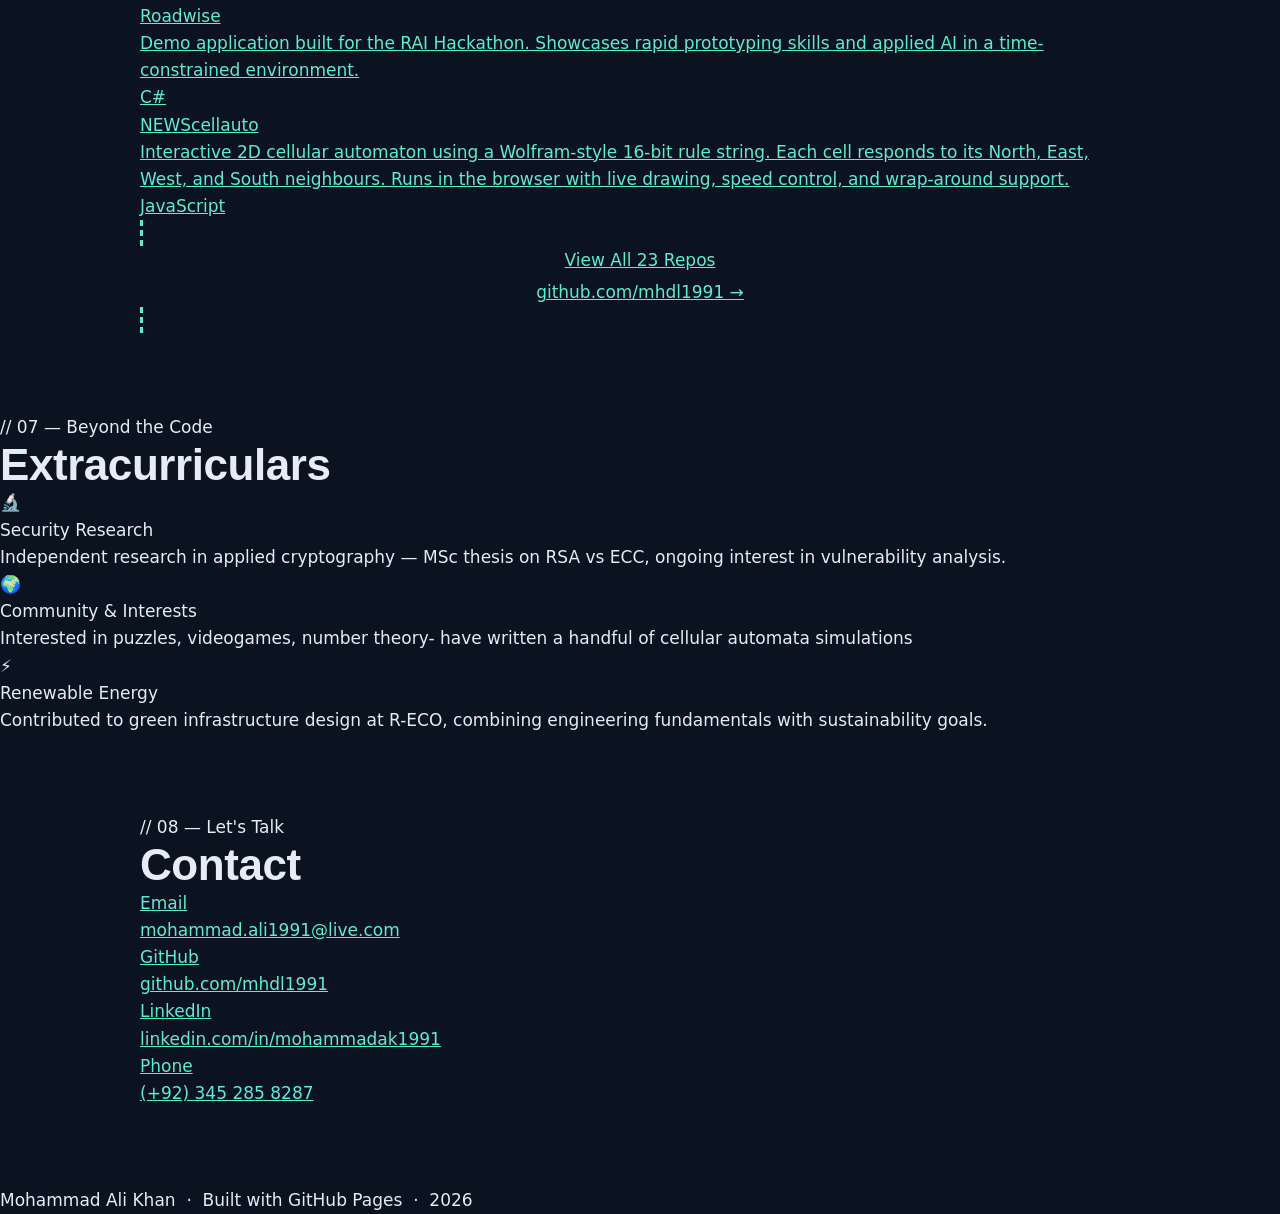
<file: _OLD_index.html>
<!DOCTYPE html>
<html lang="en">
<head>
  <meta charset="UTF-8" />
  <meta name="viewport" content="width=device-width, initial-scale=1.0"/>
  <title>Mohammad Ali Khan — Cybersecurity & Software Engineering</title>
  <link href="https://fonts.googleapis.com/css2?family=JetBrains+Mono:wght@300;400;600;700&family=DM+Sans:ital,opsz,wght@0,9..40,300;0,9..40,400;0,9..40,500;1,9..40,300&display=swap" rel="stylesheet"/>
  <link rel="stylesheet" href="styles.css" />
  
  </head>
<body>

<!-- NAV -->
<nav>
  <div class="nav-logo">MAK<span> // sec + dev</span></div>
  <ul class="nav-links">
    <li><a href="#about">About</a></li>
    <li><a href="#skills">Skills</a></li>
    <li><a href="#experience">Experience</a></li>
    <li><a href="#github">Projects</a></li>
    <li><a href="#extracurriculars">Extra</a></li>
    <li><a href="#contact">Contact</a></li>
  </ul>
</nav>

<!-- HERO -->
<section id="hero">
  <p class="hero-tag">// cybersecurity · software engineering · secure systems</p>
  <h1 class="hero-name">Mohammad<br/><em>Ali Khan</em></h1>
  <p class="hero-sub">MSc Cybersecurity &nbsp;·&nbsp; CompTIA Security+ &nbsp;·&nbsp; 7+ yrs enterprise software</p>
  <p class="hero-bio">
    Software developer and cybersecurity specialist with a decade of experience building 
    hardened enterprise systems, from core banking infrastructure to secure application 
    architecture. I combine deep engineering foundations with offensive and defensive security 
    knowledge to build systems that hold up under pressure.
  </p>
  <div class="hero-links">
    <a class="btn btn-primary" href="#contact">Get in touch</a>
    <a class="btn btn-ghost" href="https://github.com/mhdl1991" target="_blank">GitHub ↗</a>
    <a class="btn btn-ghost" href="https://www.linkedin.com/in/mohammadak1991" target="_blank">LinkedIn ↗</a>
    <!-- Replace href with actual CV PDF path once uploaded -->
    <a class="btn btn-ghost" href="https://github.com/mhdl1991/mhdl1991.github.io/blob/main/CV_MohammadAliKhan.pdf" download>Download CV ↓</a>
  </div>
  <div class="hero-grid-line"></div>
</section>

<!-- SKILLS -->
<section id="skills">
  <p class="section-label">// 02 — Technical Profile</p>
  <h2 class="section-title">Skills & Tools</h2>
  <div class="skills-grid">
    <div class="skill-card">
      <p class="skill-card-title">Languages</p>
      <div class="skill-tags">
        <span class="tag">Python</span><span class="tag">C#</span><span class="tag">Java</span>
        <span class="tag">C++</span><span class="tag">C</span><span class="tag">Bash</span>
        <span class="tag">PowerShell</span>
      </div>
    </div>
    <div class="skill-card">
      <p class="skill-card-title">Security</p>
      <div class="skill-tags">
        <span class="tag">Malware Analysis</span><span class="tag">Cryptography</span>
        <span class="tag">Secure Programming</span><span class="tag">IDS/IPS</span>
        <span class="tag">OS Security</span><span class="tag">Network Security</span>
      </div>
    </div>
    <div class="skill-card">
      <p class="skill-card-title">Platforms & Frameworks</p>
      <div class="skill-tags">
        <span class="tag">.NET / MVC</span><span class="tag">SOA / OBDX</span>
        <span class="tag">ORACLE</span><span class="tag">Linux</span><span class="tag">Windows</span>
      </div>
    </div>
    <div class="skill-card">
      <p class="skill-card-title">Databases</p>
      <div class="skill-tags">
        <span class="tag">IBM DB2</span><span class="tag">MS SQL Server</span>
        <span class="tag">MySQL</span><span class="tag">Oracle DB</span>
      </div>
    </div>
    <div class="skill-card">
      <p class="skill-card-title">Data & ML</p>
      <div class="skill-tags">
        <span class="tag">Python (Pandas/NumPy)</span><span class="tag">R</span>
        <span class="tag">Machine Learning</span><span class="tag">Data Science</span>
      </div>
    </div>
    <div class="skill-card">
      <p class="skill-card-title">Certifications</p>
      <div class="skill-tags">
        <span class="tag">CompTIA Security+</span>
      </div>
    </div>
  </div>
</section>

<!-- EXPERIENCE -->
<section id="experience">
  <p class="section-label">// 03 — Work History</p>
  <h2 class="section-title">Experience</h2>
    <div class="timeline">
    <div class="timeline-item">
        <div class="timeline-header">
          <p class="timeline-role">Freelance Software Development & Security Consulting</p>
          <span class="timeline-period">2024 – Present</span>
        </div>
        <p class="timeline-org">Self-Employed</p>
        <div class="timeline-body">
          <ul>
			<li>Conduct application security assessments and code reviews for clients, identifying vulnerabilities in web applications and backend systems.</li>
			<li>Advise on secure software development practices, drawing on 7+ years of enterprise development experience across banking and financial systems.</li>
			<li>Perform threat modelling and security architecture reviews, producing actionable remediation reports for technical and non-technical stakeholders.</li>
            <li>Carry out network and infrastructure security audits, assessing exposure and recommending hardening measures aligned with industry frameworks.</li>
            <li>Support clients with security policy development and compliance preparation, including guidance on access controls, data handling, and incident response planning.</li>
			
			<li>Static Analysis Security Testing (SAST) of a user identity system written in Python, identifying weaknesses (credentials/secrets left in code, code that gets wiped when optimized) and delivering a remediation report. </li>
			<li>Python, Bash and PowerShell scripting work for various small clients for automation, file management and data scraping.</li>
			<li>Playtesting a game for an indie game developer, identifying bugs and delivering a feedback report.</li>
			<li>Updating C++ 17 code to C++ 20 for a software company, resolving compiler errors in a function that uses JSON data.</li>
          </ul>
      </div>
    </div>

    <div class="timeline-item">
      <div class="timeline-header">
        <p class="timeline-role">Heat Pump Heating System Designer</p>
        <span class="timeline-period">2024 – 2026</span>
      </div>
      <p class="timeline-org">R-ECO (Renewable Energy Cooperative) · Oxford, UK</p>
      <div class="timeline-body">
        <ul>
          <li>Bespoke design of Heat Pump Heating Systems within MCS (Microgeneration Certification Scheme) regulations.</li>
          <li>Design of heat emitters, system performance estimates, Heat Loss Reports, Emitter Design Reports, and client quotations.</li>
          <li>Collaborated with sales operations to align designs with client requirements.</li>
        </ul>
      </div>
    </div>

    <div class="timeline-item">
      <div class="timeline-header">
        <p class="timeline-role">Independent Software Developer</p>
        <span class="timeline-period">Present</span>
      </div>
      <p class="timeline-org">Independent</p>
      <div class="timeline-body">
        <ul>
          <li>Ported and modernised legacy C++ codebases for international clients.</li>
          <li>Built targeted web scraping scripts and data extraction pipelines in Python.</li>
          <li>Bash scripting and PowerShell automation projects.</li>
        </ul>
      </div>
    </div>

    <div class="timeline-item">
      <div class="timeline-header">
        <p class="timeline-role">IT Officer Grade I — Programmer / Software Developer</p>
        <span class="timeline-period">2015 – 2022</span>
      </div>
      <p class="timeline-org">Bank AL Habib Limited · Karachi, Pakistan</p>
      <div class="timeline-body">
        <ul>
          <li>Developed and maintained internal banking applications used across multiple departments, improving document handling and workflow management for 7 years.</li>
          <li>Contributed to digital banking systems supporting customer onboarding and loan processing.</li>
          <li>Built and maintained a web banking application using Oracle SOA and Oracle Banking Digital Experience (OBDX).</li>
          <li>Full-stack development in MVC .NET C# and Java; database engineering in IBM DB2, MS SQL Server, and MySQL.</li>
          <li>Interviewed and onboarded new team members.</li>
        </ul>
      </div>
    </div>

  </div>
</section>

<!-- EDUCATION -->
<section id="education">
  <p class="section-label">// 04 — Education</p>
  <h2 class="section-title">Academic Background</h2>
  <div class="timeline">

    <div class="timeline-item">
      <div class="timeline-header">
        <p class="timeline-role">MSc Computer Science for Cybersecurity</p>
        <span class="timeline-period">2022 – 2023</span>
      </div>
      <p class="timeline-org">Oxford Brookes University · Oxford, UK</p>
      <div class="timeline-body">
        <p>Core modules: Malware Analysis, Secure Programming, Operating Systems Security, Enterprise Networking, Secure Systems Architecture.</p>
        <p class="thesis-note">Thesis: <em>"RSA — Really Staying Alive"</em> — Analysed RSA implementation security and compared with Elliptic Curve Cryptography.</p>
      </div>
    </div>

    <div class="timeline-item">
      <div class="timeline-header">
        <p class="timeline-role">BEng Electrical Engineering</p>
        <span class="timeline-period">2010 – 2014</span>
      </div>
      <p class="timeline-org">National University of Singapore (NUS)</p>
      <div class="timeline-body">
        <p>Core modules: Signals & Systems, Data Structures & Algorithms, Programming Methodology, Power Electronics, Electric Drives & Control.</p>
        <p class="thesis-note">Thesis: <em>"Optical meta-surface to display a 3-D image in air"</em> — Investigated optical properties of metasurfaces and light path manipulation.</p>
      </div>
    </div>

  </div>
</section>

<!-- CERTS -->
<section id="certs">
  <p class="section-label">// 05 — Credentials</p>
  <h2 class="section-title">Certifications & Courses</h2>
  <div class="certs-grid">

    <div class="cert-card">
      <p class="cert-name">CompTIA Security+ (SY0-701)</p>
      <p class="cert-issuer">CompTIA</p>
      <p class="cert-year">2025</p>
    </div>

    <div class="cert-card">
      <p class="cert-name">Machine Learning A-Z™</p>
      <p class="cert-issuer">Udemy — Python & R in Data Science</p>
      <p class="cert-year">2019</p>
    </div>

    <div class="cert-card">
      <p class="cert-name">Intro to Computational Thinking & Data Science</p>
      <p class="cert-issuer">MITx</p>
      <p class="cert-year">2018</p>
    </div>

    <div class="cert-card">
      <p class="cert-name">Intro to Computer Science Using Python</p>
      <p class="cert-issuer">MITx</p>
      <p class="cert-year">2018</p>
    </div>

  </div>
</section>

<!-- GITHUB / PROJECTS -->
<section id="github" class="github-section" style="max-width:100%; padding: 5rem 0;">
  <div style="max-width:1000px; margin:0 auto; padding: 0 2.5rem;">
    <p class="section-label">// 06 — Open Source</p>
    <h2 class="section-title">Selected Projects</h2>
    <div class="projects-grid">

      <a class="project-card" href="https://github.com/mhdl1991/19129163-COMP7024-Coursework2" target="_blank">
        <p class="project-name">File Encryption Software</p>
        <p class="project-desc">File encryption tool built for the Secure Programming module at Oxford Brookes. Implements cryptographic primitives for file confidentiality.</p>
        <p class="project-lang">C</p>
      </a>

      <a class="project-card" href="https://github.com/mhdl1991/Polybius-square" target="_blank">
        <p class="project-name">Polybius Square Cipher</p>
        <p class="project-desc">Python implementation of a Polybius square-based cipher — a classical substitution cipher with grid-based encoding.</p>
        <p class="project-lang">Python</p>
      </a>

      <a class="project-card" href="https://github.com/mhdl1991/GPSbasedImageSorterProgram" target="_blank">
        <p class="project-name">GPS-based Image Sorter</p>
        <p class="project-desc">A utility that reads EXIF metadata from images and organises them by GPS coordinates — useful for OSINT and forensic workflows.</p>
        <p class="project-lang">Python</p>
      </a>

      <a class="project-card" href="https://github.com/mhdl1991/Roadwise" target="_blank">
        <p class="project-name">Roadwise</p>
        <p class="project-desc">Demo application built for the RAI Hackathon. Showcases rapid prototyping skills and applied AI in a time-constrained environment.</p>
        <p class="project-lang">C#</p>
      </a>

      <a class="project-card" href="https://github.com/mhdl1991/NEWScellauto" target="_blank">
        <p class="project-name">NEWScellauto</p>
        <p class="project-desc">Interactive 2D cellular automaton using a Wolfram-style 16-bit rule string. Each cell responds to its North, East, West, and South neighbours. Runs in the browser with live drawing, speed control, and wrap-around support.</p>
        <p class="project-lang">JavaScript</p>
      </a>

      <a class="project-card" href="https://github.com/mhdl1991?tab=repositories" target="_blank" style="border-style: dashed; justify-content: center; align-items: center; text-align: center;">
        <p class="project-name" style="margin-bottom:.3rem;">View All 23 Repos</p>
        <p class="project-desc" style="color: var(--muted);">github.com/mhdl1991 →</p>
      </a>

    </div>
  </div>
</section>

<!-- EXTRACURRICULARS -->
<section id="extracurriculars">
  <p class="section-label">// 07 — Beyond the Code</p>
  <h2 class="section-title">Extracurriculars</h2>
  <div class="extras-grid">

    <!-- PLACEHOLDER CARDS — fill in with real content -->
    <!-- <div class="extra-card">
      <p class="extra-icon">🏴</p>
      <p class="extra-title">CTF Competitions</p>
      <p class="extra-body">Actively competing on platforms including HackTheBox and TryHackMe. Add your competition results and notable flags here.</p>
    </div> -->

    <div class="extra-card">
      <p class="extra-icon">🔬</p>
      <p class="extra-title">Security Research</p>
      <p class="extra-body">Independent research in applied cryptography — MSc thesis on RSA vs ECC, ongoing interest in vulnerability analysis.</p>
    </div>

    <div class="extra-card">
      <p class="extra-icon">🌍</p>
      <p class="extra-title">Community & Interests</p>
      <p class="extra-body">Interested in puzzles, videogames, number theory- have written a handful of cellular automata simulations</p>
    </div>

    <div class="extra-card">
      <p class="extra-icon">⚡</p>
      <p class="extra-title">Renewable Energy</p>
      <p class="extra-body">Contributed to green infrastructure design at R-ECO, combining engineering fundamentals with sustainability goals.</p>
    </div>

  </div>
</section>

<!-- CONTACT -->
<section id="contact" class="github-section" style="max-width:100%; padding:5rem 0;">
  <div style="max-width:1000px; margin:0 auto; padding: 0 2.5rem;">
    <p class="section-label">// 08 — Let's Talk</p>
    <h2 class="section-title">Contact</h2>
    <div class="contact-grid">

      <a class="contact-item" href="mailto:mohammad.ali1991@live.com">
        <div>
          <p class="contact-label">Email</p>
          <p class="contact-value">mohammad.ali1991@live.com</p>
        </div>
      </a>

      <a class="contact-item" href="https://github.com/mhdl1991" target="_blank">
        <div>
          <p class="contact-label">GitHub</p>
          <p class="contact-value">github.com/mhdl1991</p>
        </div>
      </a>

      <a class="contact-item" href="https://www.linkedin.com/in/mohammadak1991" target="_blank">
        <div>
          <p class="contact-label">LinkedIn</p>
          <p class="contact-value">linkedin.com/in/mohammadak1991</p>
        </div>
      </a>

      <a class="contact-item" href="tel:+923452858287">
        <div>
          <p class="contact-label">Phone</p>
          <p class="contact-value">(+92) 345 285 8287</p>
        </div>
      </a>

    </div>
  </div>
</section>

<!-- FOOTER -->
<footer>
  <p>Mohammad Ali Khan &nbsp;·&nbsp; Built with GitHub Pages &nbsp;·&nbsp; 2026</p>
</footer>

</body>
</html>
</file>
<file: styles.css>
/* ==========================================================
   Mohammad Ali Khan — site styles
   Change the colours here and they update across the site.
   ========================================================== */

:root {
  --accent: #5EEAD4;        /* teal: buttons, labels, icons */
  --accent-hover: #99F6E4;
  --warn: #FDBA74;          /* orange severity tags in the terminal */

  --bg: #0B1220;            /* page background */
  --bg-alt: #0D1526;        /* alternating section background */
  --surface: #0F1829;       /* cards */
  --border: #22304D;
  --border-soft: #1E2A44;
  --border-strong: #33425F;

  --text: #E6EBF5;
  --text-soft: #C3CCDD;
  --text-muted: #AEB9CF;
  --text-dim: #9AA6BF;
  --text-faint: #8C98B0;

  --font-body: 'Inter', system-ui, sans-serif;
  --font-head: 'Space Grotesk', sans-serif;
  --font-mono: 'JetBrains Mono', monospace;

  --radius: 14px;
  --radius-sm: 8px;
}

/* ---------- Base ---------- */

html { scroll-behavior: smooth; }

body {
  margin: 0;
  background: var(--bg);
  color: var(--text);
  font-family: var(--font-body);
  font-size: 17px;
  line-height: 1.6;
}

a { color: var(--accent); }
a:hover { color: var(--accent-hover); }

h1, h2, h3 { margin: 0; font-family: var(--font-head); }
p { margin: 0; }

.container {
  max-width: 1200px;
  margin: 0 auto;
  padding-left: 24px;
  padding-right: 24px;
}

.section { padding-top: 112px; padding-bottom: 96px; }
.section-alt {
  background: var(--bg-alt);
  border-top: 1px solid var(--border-soft);
  border-bottom: 1px solid var(--border-soft);
}
.section-alt > .container { padding-top: 112px; padding-bottom: 112px; }

.eyebrow {
  font-family: var(--font-mono);
  font-size: 14px;
  color: var(--accent);
}

.section-head {
  display: flex;
  flex-direction: column;
  gap: 14px;
  max-width: 680px;
}

.section-title {
  font-size: clamp(32px, 3.6vw, 44px);
  line-height: 1.1;
  letter-spacing: -0.01em;
}

.muted { color: var(--text-muted); }

.stack-lg { display: flex; flex-direction: column; gap: 48px; }

.two-col {
  display: grid;
  grid-template-columns: repeat(auto-fit, minmax(min(100%, 420px), 1fr));
  gap: 64px;
}

/* ---------- Buttons ---------- */

.btn {
  display: inline-flex;
  align-items: center;
  padding: 14px 24px;
  border-radius: var(--radius-sm);
  font-size: 16px;
  text-decoration: none;
}
.btn-primary { background: var(--accent); color: var(--bg); font-weight: 600; }
.btn-primary:hover { color: var(--bg); }
.btn-outline { border: 1px solid var(--border-strong); color: var(--text); font-weight: 500; }
.btn-outline:hover { color: var(--text); border-color: var(--accent); }

/* ---------- Header / nav ---------- */

.site-header { border-bottom: 1px solid var(--border-soft); }

.nav {
  display: flex;
  flex-wrap: wrap;
  align-items: center;
  justify-content: space-between;
  gap: 16px;
  padding-top: 20px;
  padding-bottom: 20px;
}

.brand {
  display: flex;
  align-items: center;
  gap: 12px;
  text-decoration: none;
  color: var(--text);
}
.brand:hover { color: var(--text); }

.brand-mark {
  width: 40px;
  height: 40px;
  border: 1.5px solid var(--accent);
  border-radius: var(--radius-sm);
  display: flex;
  align-items: center;
  justify-content: center;
  font-family: var(--font-mono);
  font-size: 15px;
  font-weight: 500;
  color: var(--accent);
}

.brand-name { font-family: var(--font-head); font-weight: 600; font-size: 18px; }

.nav-links {
  display: flex;
  flex-wrap: wrap;
  align-items: center;
  gap: 8px 28px;
  font-size: 15px;
}
.nav-links a { color: var(--text-soft); text-decoration: none; }
.nav-links a:hover { color: var(--accent); }

/* ---------- Hero ---------- */

.hero {
  display: grid;
  grid-template-columns: repeat(auto-fit, minmax(min(100%, 440px), 1fr));
  gap: 64px;
  align-items: center;
  padding-top: 112px;
  padding-bottom: 96px;
}

.hero-copy { display: flex; flex-direction: column; gap: 28px; max-width: 760px; }
.hero-copy .eyebrow { letter-spacing: 0.04em; }

.hero-title {
  font-size: clamp(40px, 5.2vw, 64px);
  line-height: 1.05;
  font-weight: 700;
  letter-spacing: -0.02em;
}

.hero-lead { font-size: 19px; color: var(--text-muted); max-width: 560px; }

.hero-actions { display: flex; flex-wrap: wrap; gap: 14px; }

/* Terminal card */
.terminal {
  background: var(--surface);
  border: 1px solid var(--border);
  border-radius: var(--radius);
  overflow: hidden;
  font-family: var(--font-mono);
  font-size: 14px;
}
.terminal-bar {
  display: flex;
  align-items: center;
  gap: 8px;
  padding: 14px 18px;
  border-bottom: 1px solid var(--border);
  color: var(--text-faint);
}
.terminal-dot { width: 10px; height: 10px; border-radius: 50%; background: var(--border-strong); }
.terminal-file { margin-left: 10px; }
.terminal-body {
  padding: 24px 22px;
  display: flex;
  flex-direction: column;
  gap: 10px;
  line-height: 1.5;
}
.t-label { display: inline-block; min-width: 7ch; }
.t-cmd { color: var(--text-faint); }
.t-cmd-gap { margin-top: 8px; }
.t-warn { color: var(--warn); }
.t-info { color: var(--text-faint); }
.t-text { color: var(--text-soft); }
.t-ok { color: var(--accent); }

/* ---------- Credentials strip ---------- */

.credentials {
  background: var(--bg-alt);
  border-top: 1px solid var(--border-soft);
  border-bottom: 1px solid var(--border-soft);
}
/* .credentials-grid { */
  /* display: grid; */
  /* grid-template-columns: repeat(auto-fit, minmax(220px, 1fr)); */
  /* gap: 28px; */
  /* padding-top: 36px; */
  /* padding-bottom: 36px; */
/* } */

.cred-heading {
  padding-top: 28px;
  font-family: var(--font-mono);
  font-size: 13px;
  letter-spacing: 0.06em;
  text-transform: uppercase;
  color: var(--text-dim);
}

.credentials-grid {
  display: grid;
  grid-template-columns: repeat(4, minmax(0, 1fr));
  gap: 28px;
  padding-top: 16px;
  padding-bottom: 32px;
}

/* Phones: 2 x 2 and smaller text */
@media (max-width: 720px) {
  .credentials-grid { grid-template-columns: repeat(2, minmax(0, 1fr)); gap: 16px 20px; }
  .cred-value { font-size: 20px; }
  .cred-label { font-size: 13px; }
}

.cred-value { font-family: var(--font-head); font-size: 28px; font-weight: 600; }
.cred-label { color: var(--text-dim); font-size: 15px; }

/* ---------- Cards (services & experience) ---------- */

.card-grid {
  display: grid;
  grid-template-columns: repeat(auto-fit, minmax(min(100%, 340px), 1fr));
  gap: 20px;
}
.card-grid-wide { grid-template-columns: repeat(auto-fit, minmax(min(100%, 520px), 1fr)); }

.card {
  border: 1px solid var(--border);
  border-radius: var(--radius);
  padding: 32px;
  display: flex;
  flex-direction: column;
  gap: 14px;
}
.card-filled { background: var(--surface); }
.card-tight { gap: 12px; }

.card h3 { font-size: 22px; }
.card-tight h3 { font-size: 21px; }
.card p { color: var(--text-muted); font-size: 16px; }

.card-tag {
  font-family: var(--font-mono);
  font-size: 13px;
  color: var(--text-dim) !important;
}

.icon { stroke: var(--accent); }

/* ---------- About ---------- */

.about-body { display: flex; flex-direction: column; gap: 20px; color: var(--text-muted); }

.chips { display: flex; flex-wrap: wrap; gap: 10px; margin-top: 6px; }
.chip {
  font-family: var(--font-mono);
  font-size: 13px;
  color: var(--text-soft);
  border: 1px solid var(--border-strong);
  border-radius: 6px;
  padding: 6px 12px;
}

/* ---------- Process ---------- */

.steps {
  margin: 0;
  padding: 0;
  list-style: none;
  display: grid;
  grid-template-columns: repeat(auto-fit, minmax(240px, 1fr));
  gap: 32px;
}
.step {
  display: flex;
  flex-direction: column;
  gap: 10px;
  border-top: 2px solid var(--border-strong);
  padding-top: 20px;
}
.step:first-child { border-top-color: var(--accent); }
.step-num { font-family: var(--font-mono); font-size: 14px; color: var(--accent); }
.step h3 { font-size: 20px; }
.step p { color: var(--text-muted); font-size: 16px; }

/* ---------- Contact ---------- */

.contact-info { display: flex; flex-direction: column; gap: 20px; }

.contact-links {
  display: flex;
  flex-direction: column;
  gap: 14px;
  margin-top: 8px;
  font-size: 16px;
}
.contact-links a {
  display: flex;
  align-items: center;
  gap: 12px;
  min-height: 44px;
  text-decoration: none;
  color: var(--text);
}
.contact-links a:hover { color: var(--accent); }

/* Enquiry form (currently commented out in index.html) */
.form {
  background: var(--surface);
  border: 1px solid var(--border);
  border-radius: var(--radius);
  padding: 32px;
  display: flex;
  flex-direction: column;
  gap: 18px;
}
.field { display: flex; flex-direction: column; gap: 6px; }
.field label { font-size: 14px; font-weight: 500; color: var(--text-soft); }
.field input,
.field select,
.field textarea {
  background: var(--bg);
  border: 1px solid var(--border-strong);
  border-radius: var(--radius-sm);
  padding: 12px 14px;
  color: var(--text);
  font: inherit;
  font-size: 16px;
  min-height: 44px;
  box-sizing: border-box;
}
.field textarea { resize: vertical; }
.form button {
  background: var(--accent);
  color: var(--bg);
  border: 0;
  border-radius: var(--radius-sm);
  padding: 14px 24px;
  font: inherit;
  font-weight: 600;
  font-size: 16px;
  min-height: 48px;
  cursor: pointer;
}

/* ---------- Footer ---------- */

.site-footer { border-top: 1px solid var(--border-soft); }
.footer-row {
  display: flex;
  flex-wrap: wrap;
  justify-content: space-between;
  gap: 12px;
  padding-top: 32px;
  padding-bottom: 32px;
  font-size: 14px;
  color: var(--text-dim);
}

/* ---------- Compact About + Recent work ---------- */
/* Paste at the end of styles.css */

.chips-label {
  margin-top: 8px;
  font-family: var(--font-mono);
  font-size: 13px;
  letter-spacing: 0.06em;
  text-transform: uppercase;
  color: var(--text-dim);
}
.chips-label + .chips { margin-top: -8px; }

.section-compact { padding-top: 112px; padding-bottom: 112px; }

.work-list {
  margin: 0;
  padding: 0;
  list-style: none;
  display: flex;
  flex-direction: column;
}
.work-list li {
  display: flex;
  flex-direction: column;
  gap: 6px;
  padding: 24px 0;
  border-top: 1px solid var(--border);
}
.work-list li:first-child { border-top: 0; padding-top: 0; }
.work-list li:last-child { padding-bottom: 0; }
.work-list h3 { font-size: 20px; }
.work-list p:not(.card-tag) { color: var(--text-muted); font-size: 16px; }
.work-list .card-tag {
  font-family: var(--font-mono);
  font-size: 13px;
  color: var(--text-dim);
}
</file>
<file: v1/styles.css>
/* ==========================================================
   Mohammad Ali Khan — site styles
   Change the colours here and they update across the site.
   ========================================================== */

:root {
  --accent: #5EEAD4;        /* teal: buttons, labels, icons */
  --accent-hover: #99F6E4;
  --warn: #FDBA74;          /* orange severity tags in the terminal */

  --bg: #0B1220;            /* page background */
  --bg-alt: #0D1526;        /* alternating section background */
  --surface: #0F1829;       /* cards */
  --border: #22304D;
  --border-soft: #1E2A44;
  --border-strong: #33425F;

  --text: #E6EBF5;
  --text-soft: #C3CCDD;
  --text-muted: #AEB9CF;
  --text-dim: #9AA6BF;
  --text-faint: #8C98B0;

  --font-body: 'Inter', system-ui, sans-serif;
  --font-head: 'Space Grotesk', sans-serif;
  --font-mono: 'JetBrains Mono', monospace;

  --radius: 14px;
  --radius-sm: 8px;
}

/* ---------- Base ---------- */

html { scroll-behavior: smooth; }

body {
  margin: 0;
  background: var(--bg);
  color: var(--text);
  font-family: var(--font-body);
  font-size: 17px;
  line-height: 1.6;
}

a { color: var(--accent); }
a:hover { color: var(--accent-hover); }

h1, h2, h3 { margin: 0; font-family: var(--font-head); }
p { margin: 0; }

.container {
  max-width: 1200px;
  margin: 0 auto;
  padding-left: 24px;
  padding-right: 24px;
}

.section { padding-top: 112px; padding-bottom: 96px; }
.section-alt {
  background: var(--bg-alt);
  border-top: 1px solid var(--border-soft);
  border-bottom: 1px solid var(--border-soft);
}
.section-alt > .container { padding-top: 112px; padding-bottom: 112px; }

.eyebrow {
  font-family: var(--font-mono);
  font-size: 14px;
  color: var(--accent);
}

.section-head {
  display: flex;
  flex-direction: column;
  gap: 14px;
  max-width: 680px;
}

.section-title {
  font-size: clamp(32px, 3.6vw, 44px);
  line-height: 1.1;
  letter-spacing: -0.01em;
}

.muted { color: var(--text-muted); }

.stack-lg { display: flex; flex-direction: column; gap: 48px; }

.two-col {
  display: grid;
  grid-template-columns: repeat(auto-fit, minmax(min(100%, 420px), 1fr));
  gap: 64px;
}

/* ---------- Buttons ---------- */

.btn {
  display: inline-flex;
  align-items: center;
  padding: 14px 24px;
  border-radius: var(--radius-sm);
  font-size: 16px;
  text-decoration: none;
}
.btn-primary { background: var(--accent); color: var(--bg); font-weight: 600; }
.btn-primary:hover { color: var(--bg); }
.btn-outline { border: 1px solid var(--border-strong); color: var(--text); font-weight: 500; }
.btn-outline:hover { color: var(--text); border-color: var(--accent); }

/* ---------- Header / nav ---------- */

.site-header { border-bottom: 1px solid var(--border-soft); }

.nav {
  display: flex;
  flex-wrap: wrap;
  align-items: center;
  justify-content: space-between;
  gap: 16px;
  padding-top: 20px;
  padding-bottom: 20px;
}

.brand {
  display: flex;
  align-items: center;
  gap: 12px;
  text-decoration: none;
  color: var(--text);
}
.brand:hover { color: var(--text); }

.brand-mark {
  width: 40px;
  height: 40px;
  border: 1.5px solid var(--accent);
  border-radius: var(--radius-sm);
  display: flex;
  align-items: center;
  justify-content: center;
  font-family: var(--font-mono);
  font-size: 15px;
  font-weight: 500;
  color: var(--accent);
}

.brand-name { font-family: var(--font-head); font-weight: 600; font-size: 18px; }

.nav-links {
  display: flex;
  flex-wrap: wrap;
  align-items: center;
  gap: 8px 28px;
  font-size: 15px;
}
.nav-links a { color: var(--text-soft); text-decoration: none; }
.nav-links a:hover { color: var(--accent); }

/* ---------- Hero ---------- */

.hero {
  display: grid;
  grid-template-columns: repeat(auto-fit, minmax(min(100%, 440px), 1fr));
  gap: 64px;
  align-items: center;
  padding-top: 112px;
  padding-bottom: 96px;
}

.hero-copy { display: flex; flex-direction: column; gap: 28px; max-width: 760px; }
.hero-copy .eyebrow { letter-spacing: 0.04em; }

.hero-title {
  font-size: clamp(40px, 5.2vw, 64px);
  line-height: 1.05;
  font-weight: 700;
  letter-spacing: -0.02em;
}

.hero-lead { font-size: 19px; color: var(--text-muted); max-width: 560px; }

.hero-actions { display: flex; flex-wrap: wrap; gap: 14px; }

/* Terminal card */
.terminal {
  background: var(--surface);
  border: 1px solid var(--border);
  border-radius: var(--radius);
  overflow: hidden;
  font-family: var(--font-mono);
  font-size: 14px;
}
.terminal-bar {
  display: flex;
  align-items: center;
  gap: 8px;
  padding: 14px 18px;
  border-bottom: 1px solid var(--border);
  color: var(--text-faint);
}
.terminal-dot { width: 10px; height: 10px; border-radius: 50%; background: var(--border-strong); }
.terminal-file { margin-left: 10px; }
.terminal-body {
  padding: 24px 22px;
  display: flex;
  flex-direction: column;
  gap: 10px;
  line-height: 1.5;
}
.t-label { display: inline-block; min-width: 7ch; }
.t-cmd { color: var(--text-faint); }
.t-cmd-gap { margin-top: 8px; }
.t-warn { color: var(--warn); }
.t-info { color: var(--text-faint); }
.t-text { color: var(--text-soft); }
.t-ok { color: var(--accent); }

/* ---------- Credentials strip ---------- */

.credentials {
  background: var(--bg-alt);
  border-top: 1px solid var(--border-soft);
  border-bottom: 1px solid var(--border-soft);
}
/* .credentials-grid { */
  /* display: grid; */
  /* grid-template-columns: repeat(auto-fit, minmax(220px, 1fr)); */
  /* gap: 28px; */
  /* padding-top: 36px; */
  /* padding-bottom: 36px; */
/* } */

.cred-heading {
  padding-top: 28px;
  font-family: var(--font-mono);
  font-size: 13px;
  letter-spacing: 0.06em;
  text-transform: uppercase;
  color: var(--text-dim);
}

.credentials-grid {
  display: grid;
  grid-template-columns: repeat(4, minmax(0, 1fr));
  gap: 28px;
  padding-top: 16px;
  padding-bottom: 32px;
}

/* Phones: 2 x 2 and smaller text */
@media (max-width: 720px) {
  .credentials-grid { grid-template-columns: repeat(2, minmax(0, 1fr)); gap: 16px 20px; }
  .cred-value { font-size: 20px; }
  .cred-label { font-size: 13px; }
}

.cred-value { font-family: var(--font-head); font-size: 28px; font-weight: 600; }
.cred-label { color: var(--text-dim); font-size: 15px; }

/* ---------- Cards (services & experience) ---------- */

.card-grid {
  display: grid;
  grid-template-columns: repeat(auto-fit, minmax(min(100%, 340px), 1fr));
  gap: 20px;
}
.card-grid-wide { grid-template-columns: repeat(auto-fit, minmax(min(100%, 520px), 1fr)); }

.card {
  border: 1px solid var(--border);
  border-radius: var(--radius);
  padding: 32px;
  display: flex;
  flex-direction: column;
  gap: 14px;
}
.card-filled { background: var(--surface); }
.card-tight { gap: 12px; }

.card h3 { font-size: 22px; }
.card-tight h3 { font-size: 21px; }
.card p { color: var(--text-muted); font-size: 16px; }

.card-tag {
  font-family: var(--font-mono);
  font-size: 13px;
  color: var(--text-dim) !important;
}

.icon { stroke: var(--accent); }

/* ---------- About ---------- */

.about-body { display: flex; flex-direction: column; gap: 20px; color: var(--text-muted); }

.chips { display: flex; flex-wrap: wrap; gap: 10px; margin-top: 6px; }
.chip {
  font-family: var(--font-mono);
  font-size: 13px;
  color: var(--text-soft);
  border: 1px solid var(--border-strong);
  border-radius: 6px;
  padding: 6px 12px;
}

/* ---------- Process ---------- */

.steps {
  margin: 0;
  padding: 0;
  list-style: none;
  display: grid;
  grid-template-columns: repeat(auto-fit, minmax(240px, 1fr));
  gap: 32px;
}
.step {
  display: flex;
  flex-direction: column;
  gap: 10px;
  border-top: 2px solid var(--border-strong);
  padding-top: 20px;
}
.step:first-child { border-top-color: var(--accent); }
.step-num { font-family: var(--font-mono); font-size: 14px; color: var(--accent); }
.step h3 { font-size: 20px; }
.step p { color: var(--text-muted); font-size: 16px; }

/* ---------- Contact ---------- */

.contact-info { display: flex; flex-direction: column; gap: 20px; }

.contact-links {
  display: flex;
  flex-direction: column;
  gap: 14px;
  margin-top: 8px;
  font-size: 16px;
}
.contact-links a {
  display: flex;
  align-items: center;
  gap: 12px;
  min-height: 44px;
  text-decoration: none;
  color: var(--text);
}
.contact-links a:hover { color: var(--accent); }

/* Enquiry form (currently commented out in index.html) */
.form {
  background: var(--surface);
  border: 1px solid var(--border);
  border-radius: var(--radius);
  padding: 32px;
  display: flex;
  flex-direction: column;
  gap: 18px;
}
.field { display: flex; flex-direction: column; gap: 6px; }
.field label { font-size: 14px; font-weight: 500; color: var(--text-soft); }
.field input,
.field select,
.field textarea {
  background: var(--bg);
  border: 1px solid var(--border-strong);
  border-radius: var(--radius-sm);
  padding: 12px 14px;
  color: var(--text);
  font: inherit;
  font-size: 16px;
  min-height: 44px;
  box-sizing: border-box;
}
.field textarea { resize: vertical; }
.form button {
  background: var(--accent);
  color: var(--bg);
  border: 0;
  border-radius: var(--radius-sm);
  padding: 14px 24px;
  font: inherit;
  font-weight: 600;
  font-size: 16px;
  min-height: 48px;
  cursor: pointer;
}

/* ---------- Footer ---------- */

.site-footer { border-top: 1px solid var(--border-soft); }
.footer-row {
  display: flex;
  flex-wrap: wrap;
  justify-content: space-between;
  gap: 12px;
  padding-top: 32px;
  padding-bottom: 32px;
  font-size: 14px;
  color: var(--text-dim);
}
</file>
